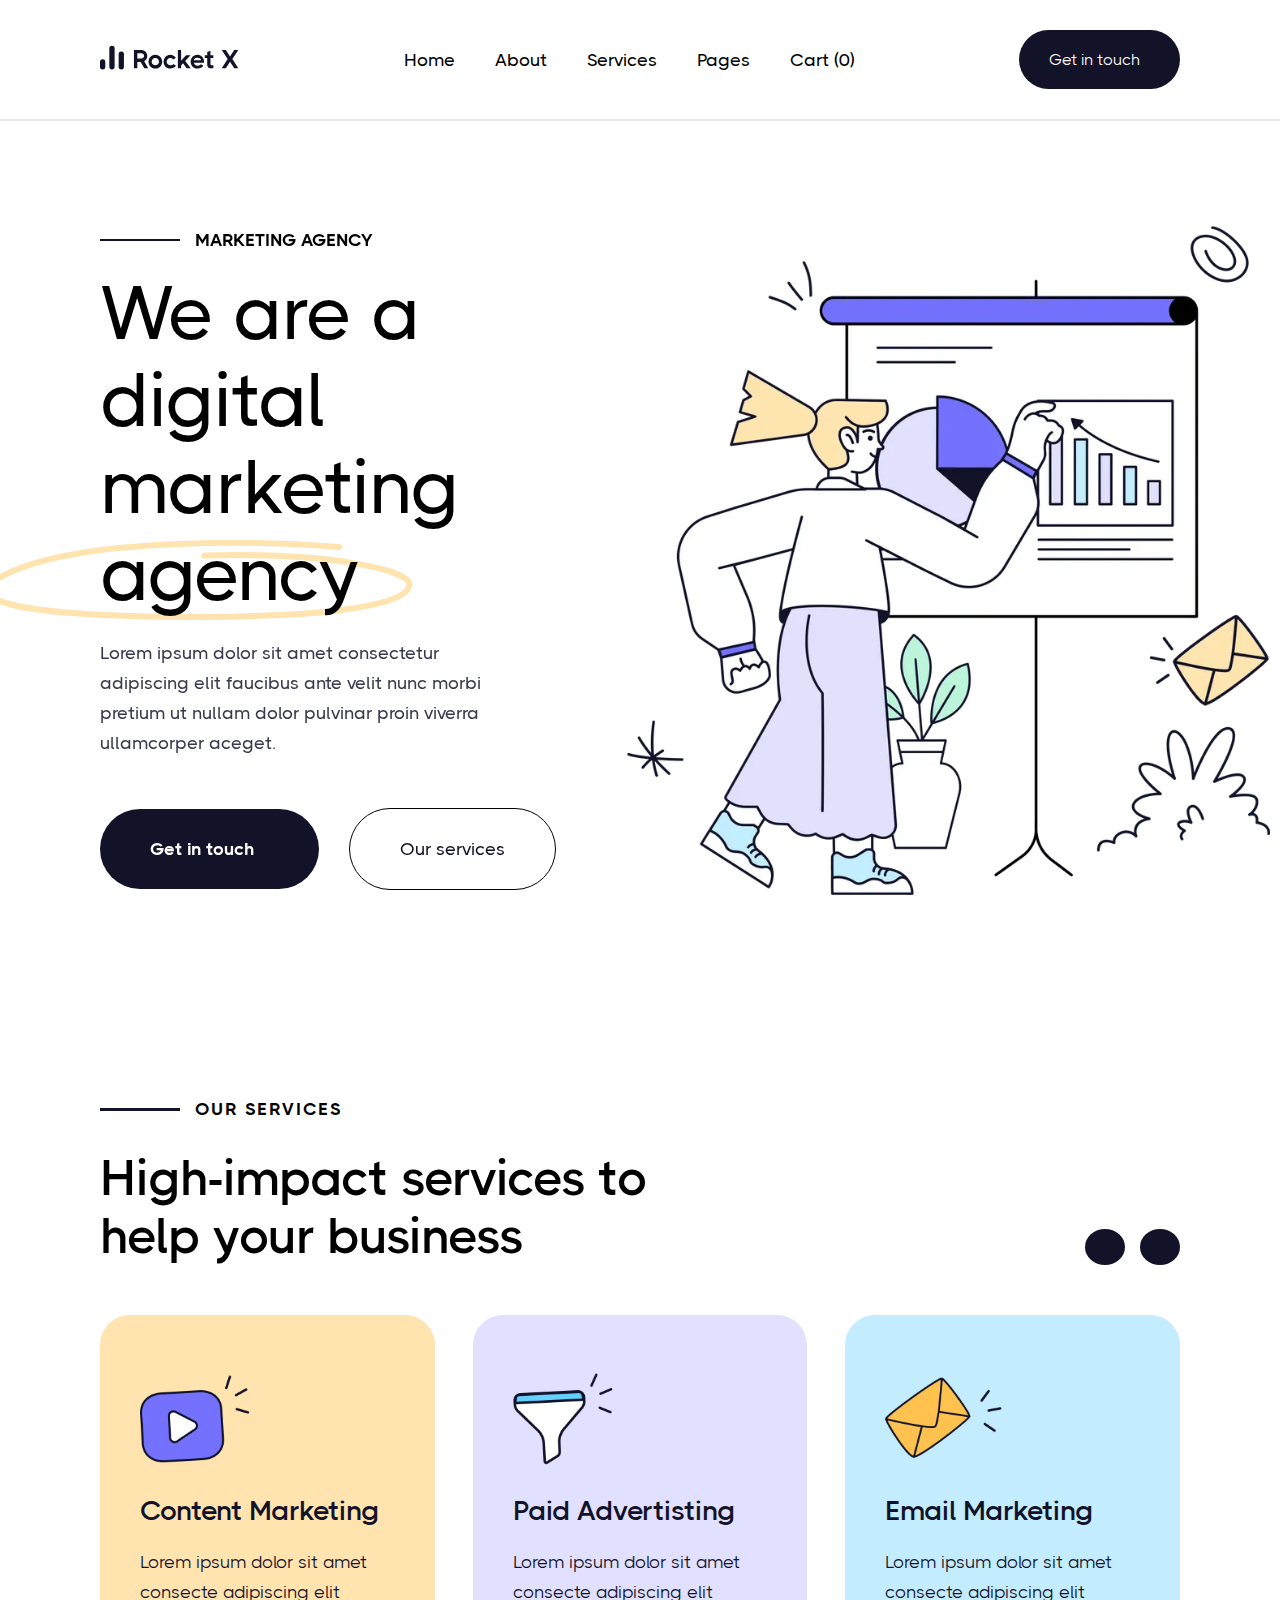
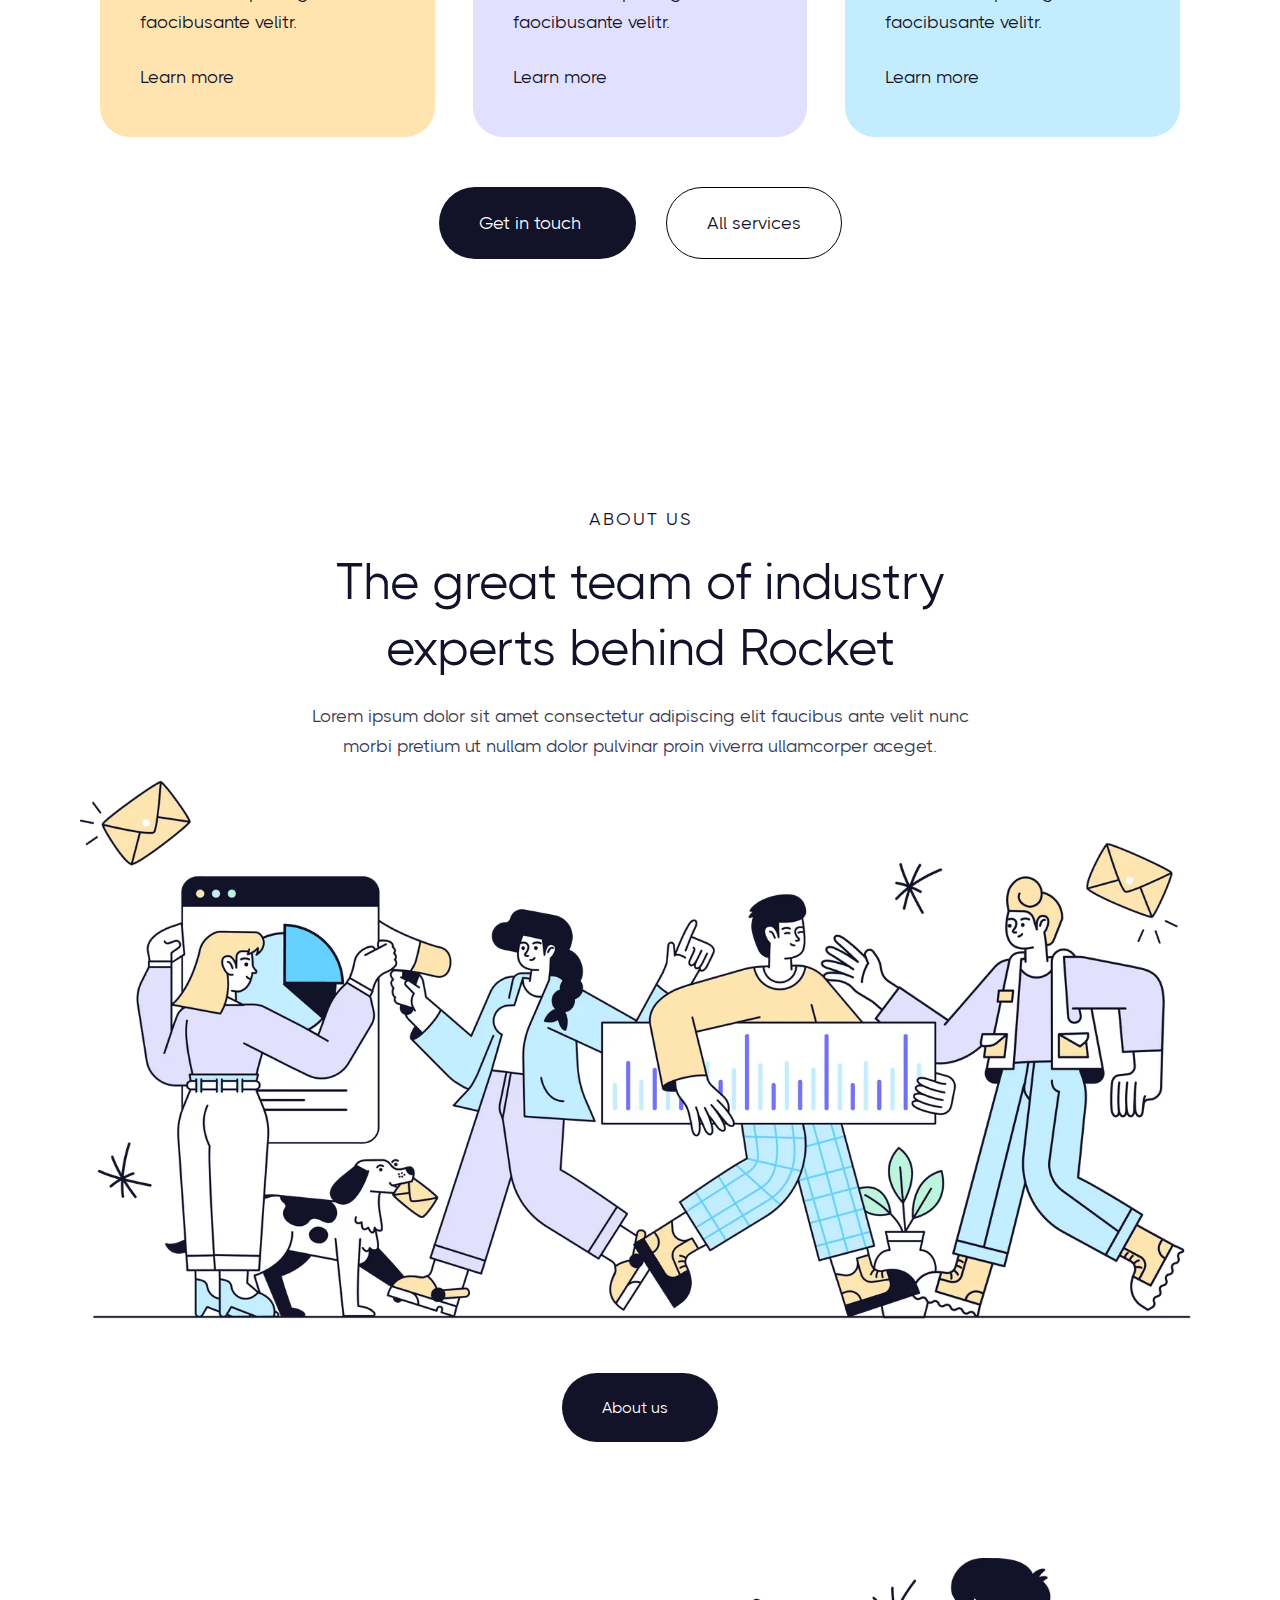
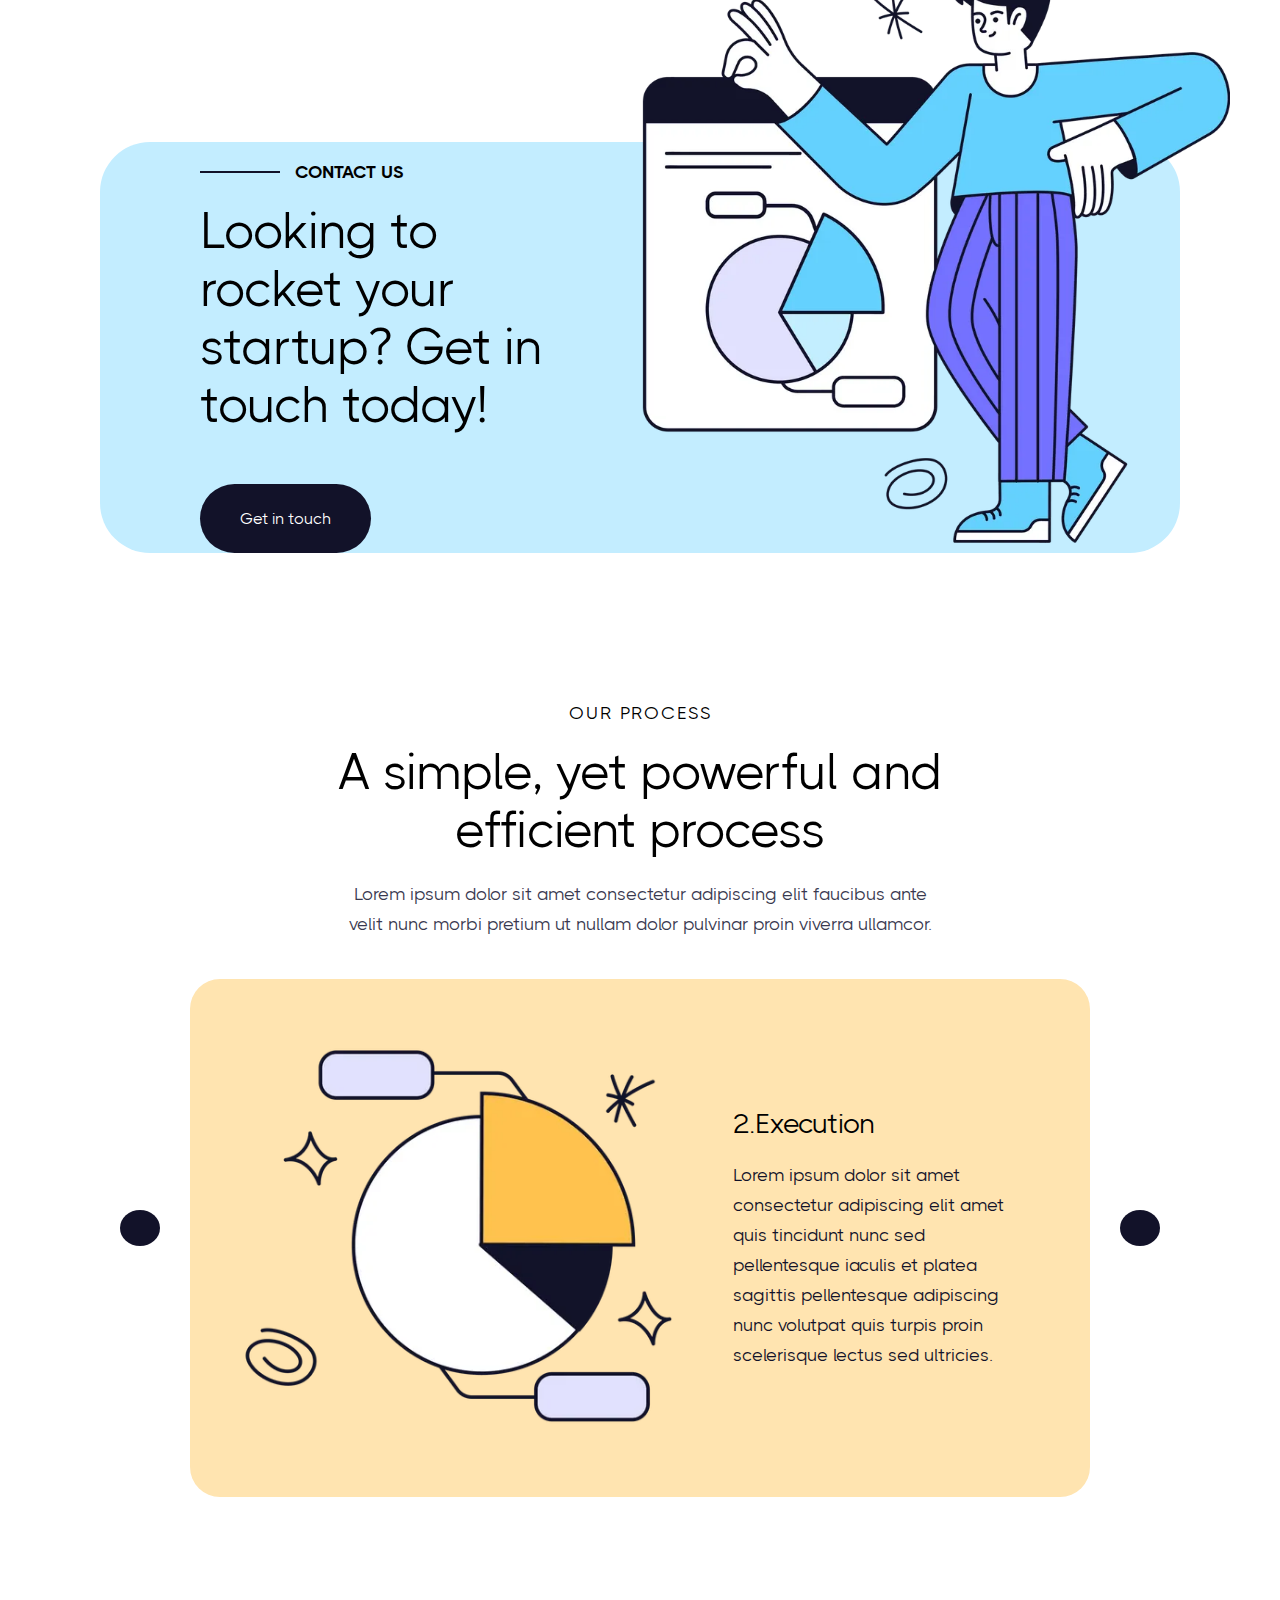
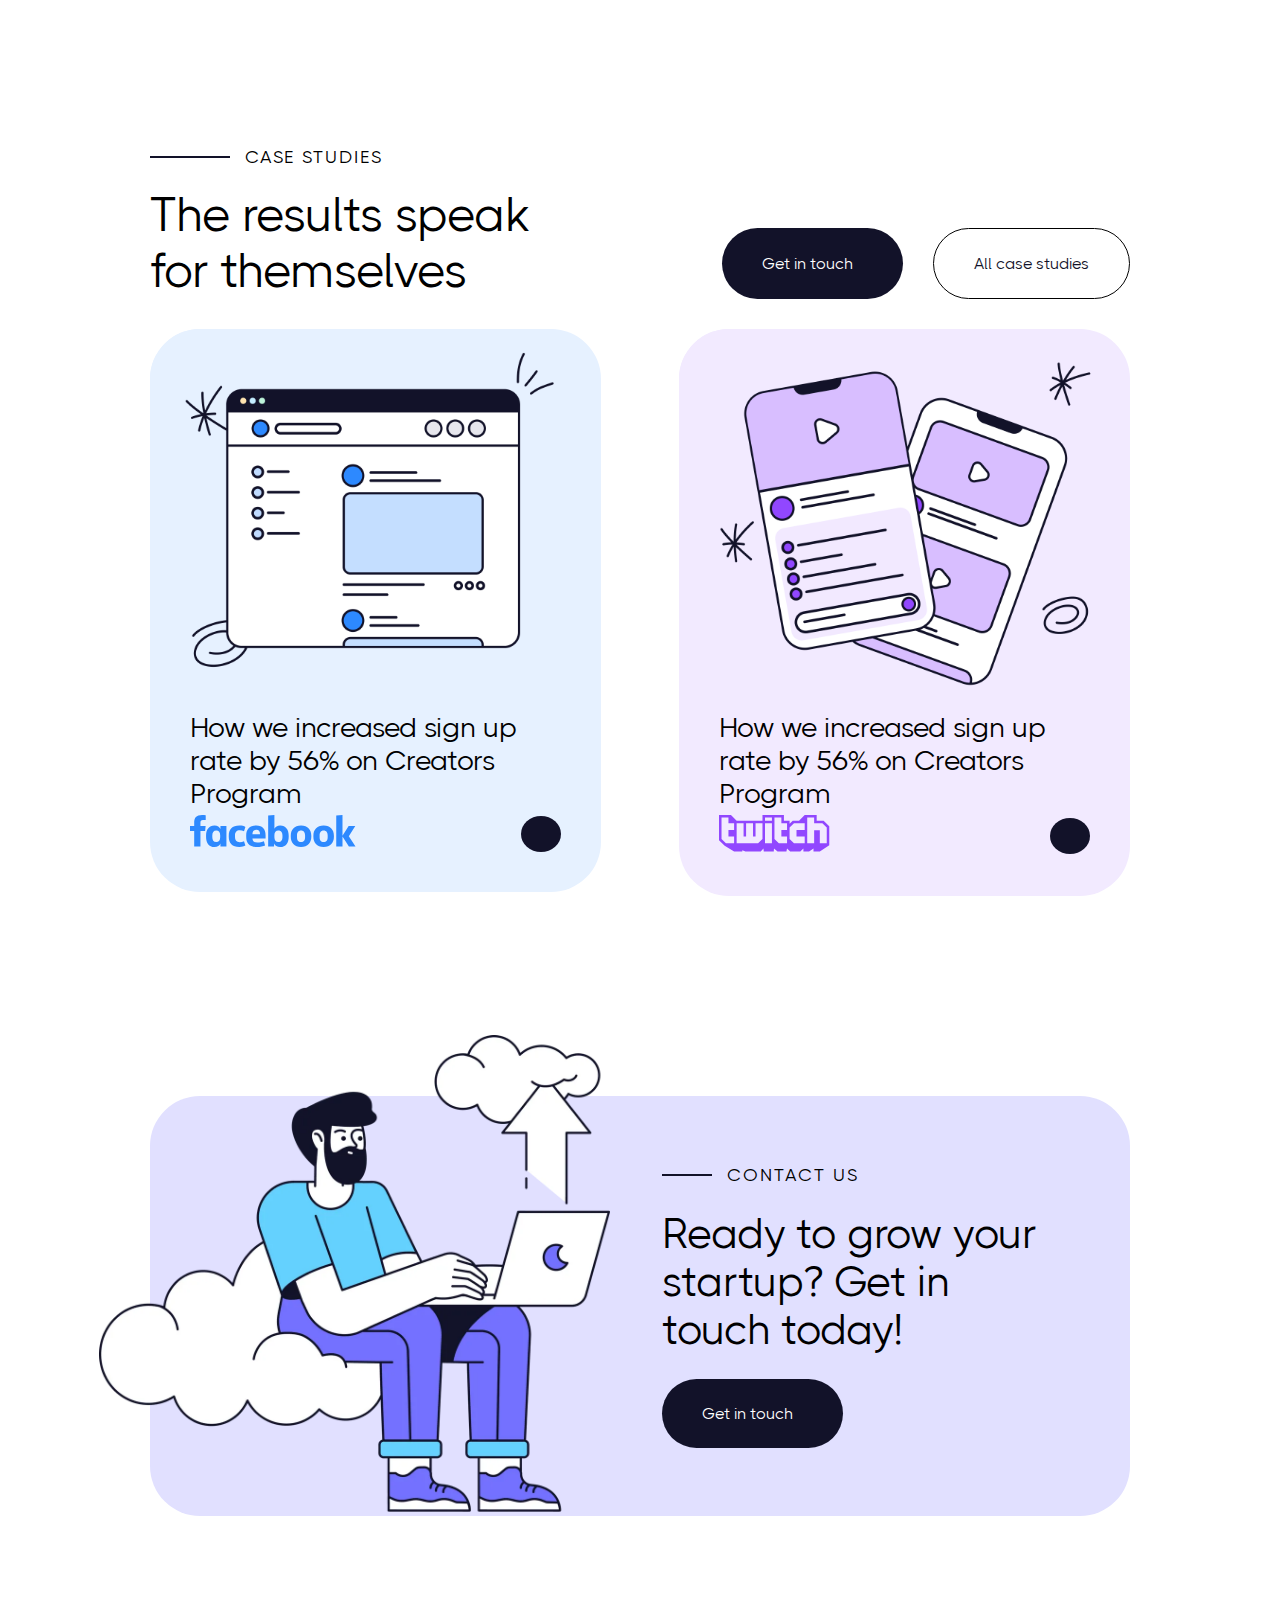
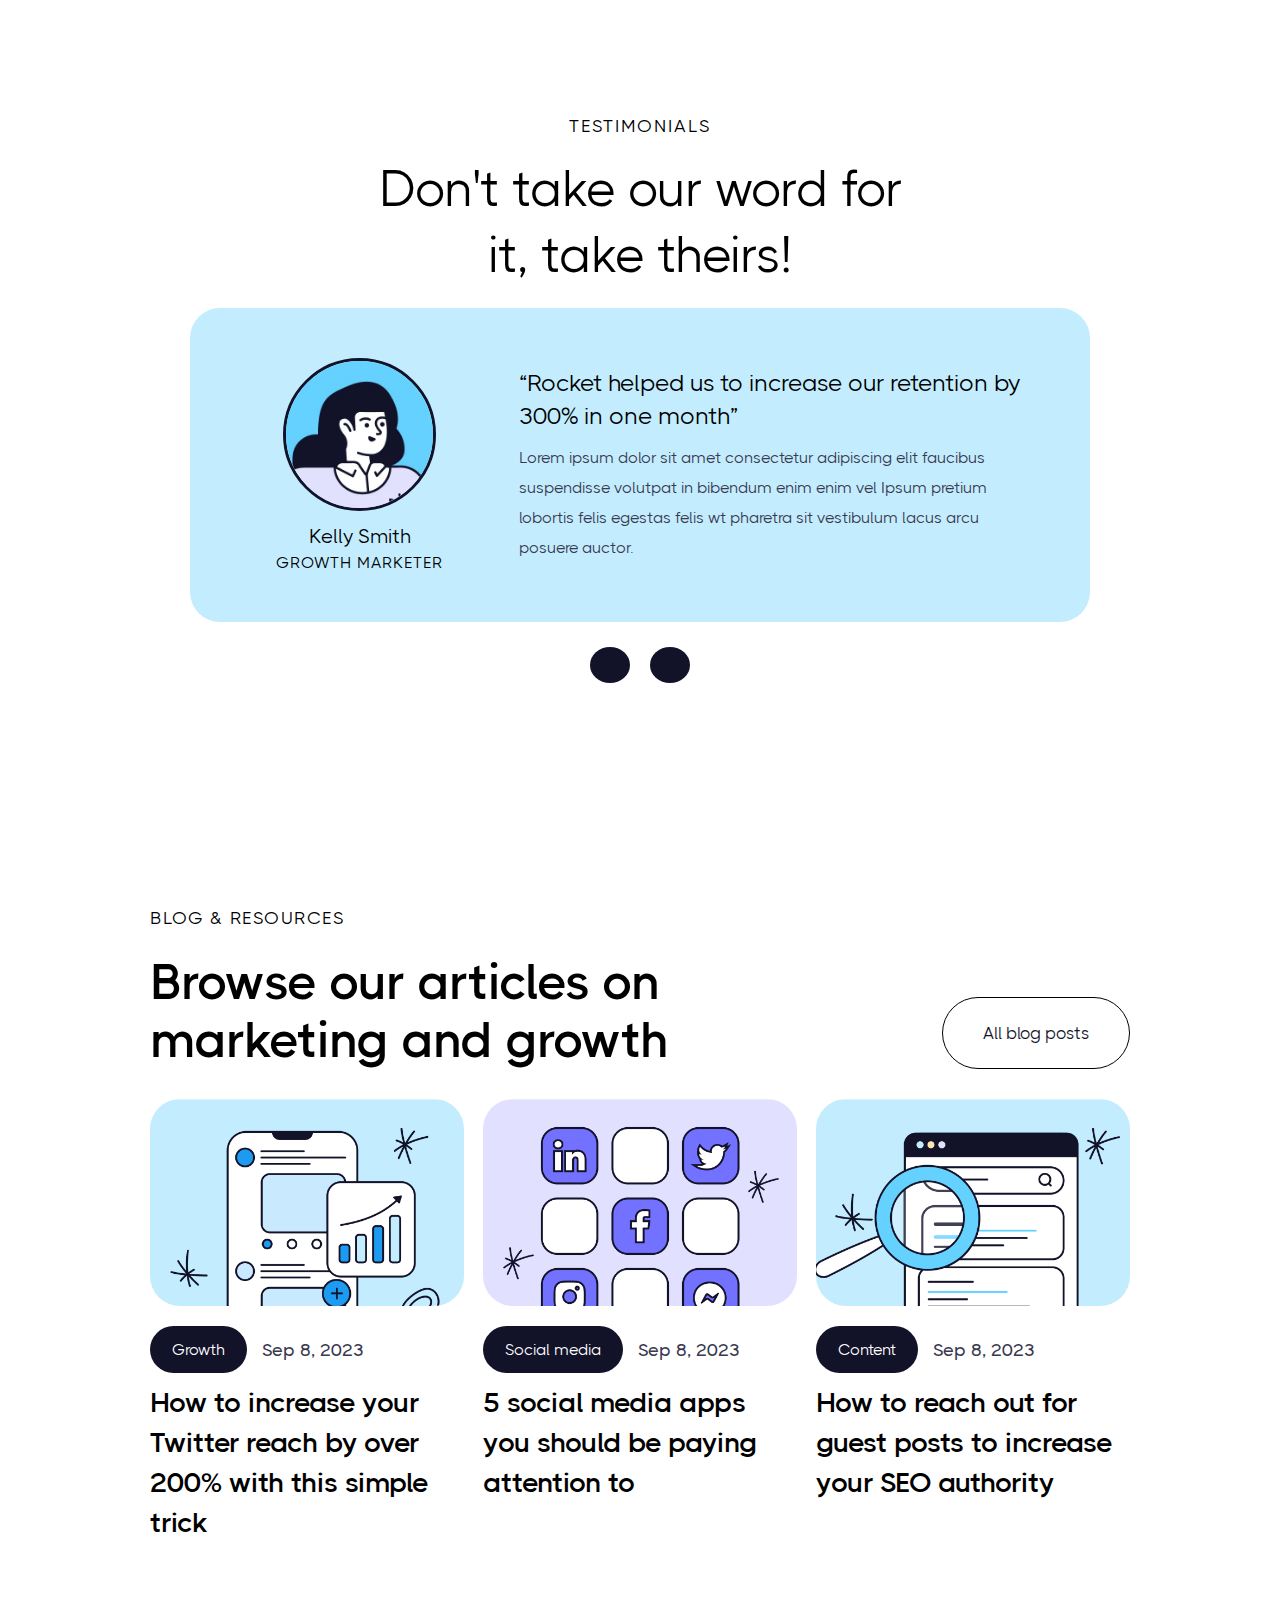
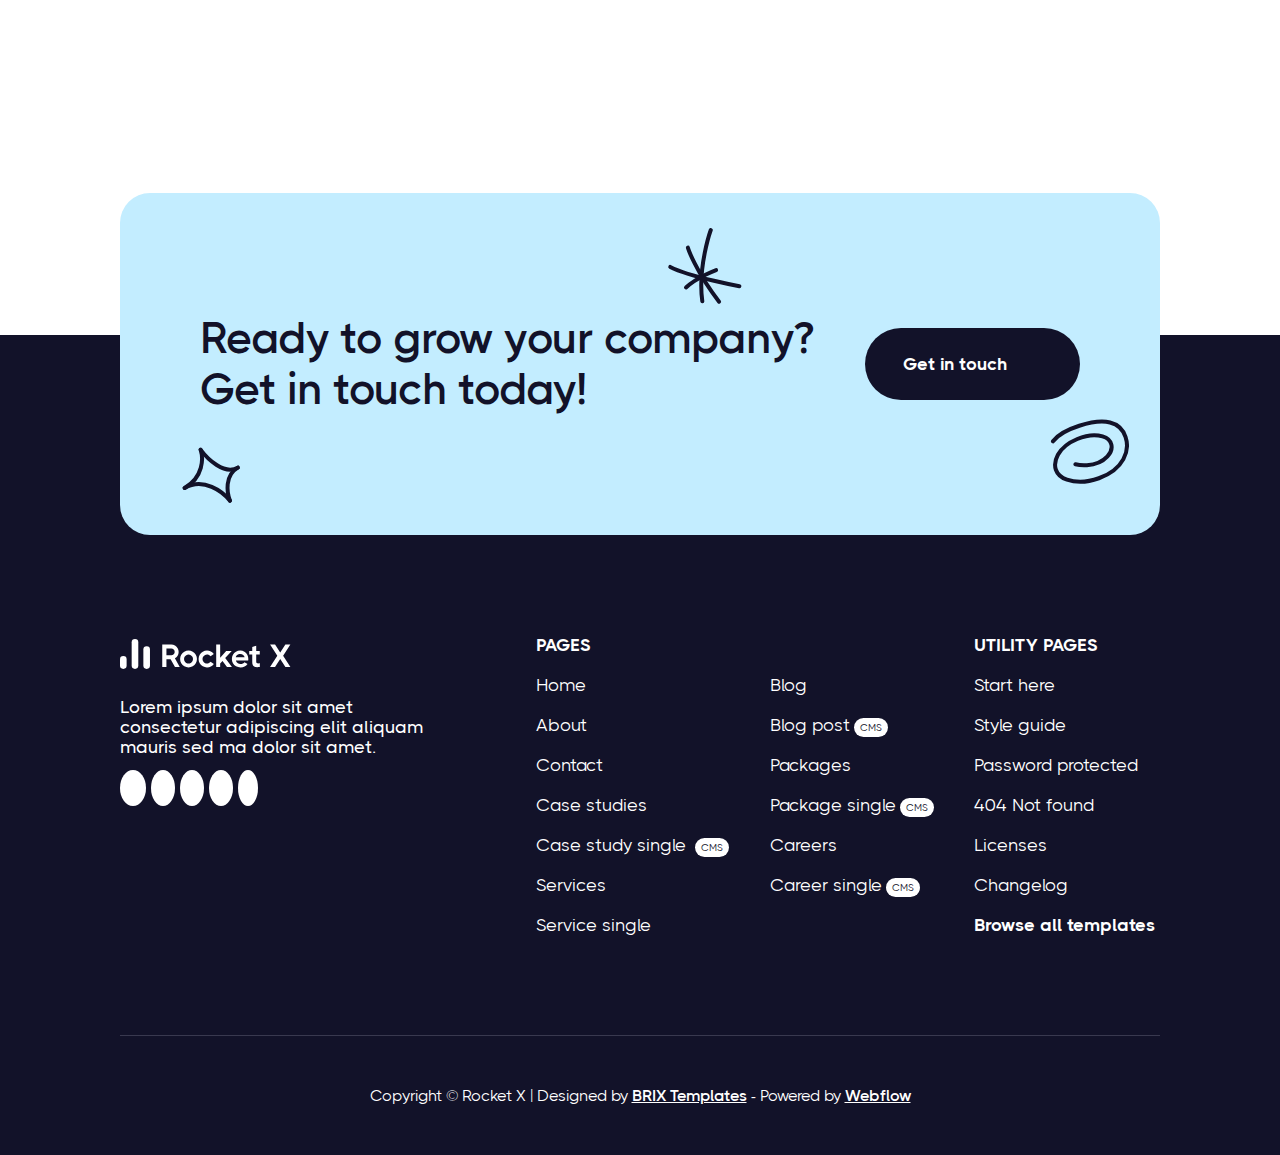
<file: index.html>
<!DOCTYPE html>
<html lang="en">
  <head>
    <meta charset="UTF-8" />
    <meta http-equiv="X-UA-Compatible" content="IE=edge" />
    <meta name="viewport" content="width=device-width, initial-scale=1.0" />
    <link href="https://unpkg.com/aos@2.3.1/dist/aos.css" rel="stylesheet" />
    <link
      rel="stylesheet"
      href="https://cdnjs.cloudflare.com/ajax/libs/font-awesome/6.2.1/css/all.min.css"
      integrity="sha512-MV7K8+y+gLIBoVD59lQIYicR65iaqukzvf/nwasF0nqhPay5w/9lJmVM2hMDcnK1OnMGCdVK+iQrJ7lzPJQd1w=="
      crossorigin="anonymous"
      referrerpolicy="no-referrer"
    />
    <link rel="stylesheet" href="css/main.css" />
    <link rel="stylesheet" href="./fonts/stylesheet.css" />
    <title>Rocket X</title>
  </head>
  <body style="font-family: 'THICCCBOI'">
    <!-- Header section -->
    <div class="container">
      <header class="header">
        <figure class="header-logo">
          <img src="./images/logo.svg" alt="logo" />
        </figure>
        <nav class="navbar">
          <ul class="navbar-items">
            <li class="navbar-items__item">
              <a href="#">Home</a>
            </li>
            <li class="navbar-items__item">
              <a href="#">About</a>
            </li>
            <li class="navbar-items__item">
              <a href="#">Services</a>
            </li>
            <li class="navbar-items__item">
              <a href="#"
                >Pages <span><i class="fa-solid fa-angle-down"></i></span
              ></a>
            </li>
            <li class="navbar-items__item">
              <a href="#">Cart (0)</a>
            </li>
          </ul>
        </nav>
        <a href="#" class="header-btn">
          <span>Get in touch</span>
          <i class="fa fa-arrow-right"></i>
        </a>

        <div class="hamburger-icon">
          <span></span>
          <span></span>
          <span></span>
          <span></span>
        </div>
      </header>
    </div>
    <!-- /Header section -->
    <div class="border"></div>

    <!-- Agency section -->
    <div class="container">
      <section class="agency">
        <div
          class="agency-info"
          data-aos="zoom-in-right"
          data-aos-duration="1000"
        >
          <div class="agency-info__subtitle">
            <span class="subtitle-line"></span>
            <p class="subtitle">MARKETING AGENCY</p>
          </div>
          <div class="agency-info__title">
            We are a digital marketing agency
            <img src="./images/sircle.svg" class="sircl-img" alt="sircl" />
          </div>
          <div class="agency-info__info">
            Lorem ipsum dolor sit amet consectetur adipiscing elit faucibus ante
            velit nunc morbi pretium ut nullam dolor pulvinar proin viverra
            ullamcorper aceget.
          </div>
          <div class="agency-info__btns">
            <a href="#" class="btns-btn1">
              <span>Get in touch</span>
              <i class="fa fa-arrow-right"></i>
            </a>
            <a href="#" class="btns-btn2">Our services</a>
          </div>
        </div>
        <div
          class="agency-banner"
          data-aos="zoom-in-left"
          data-aos-duration="1000"
        >
          <img src="./images/main-banner.webp" alt="banner" />
        </div>
      </section>
    </div>
    <!-- /Agency section -->

    <!-- Services section -->
    <div class="container">
      <section class="services">
        <div class="services-subtitle">
          <span class="services-subtitle__line"></span>
          <p class="ervices-subtitle__name">OUR SERVICES</p>
        </div>
        <div class="services-title__items">
          <p class="services-title">
            High-impact services to <br />
            help your business
          </p>
          <div class="services-title__r-l">
            <i class="fa fa-arrow-left"></i>
            <i class="fa fa-arrow-right"></i>
          </div>
        </div>
        <div class="services-cards">
          <div class="services-card yellow">
            <div class="services-card__image">
              <img src="./images/play.webp" alt="icon img" />
            </div>
            <p class="services-card__title">Content Marketing</p>
            <p class="services-card__info">
              Lorem ipsum dolor sit amet consecte adipiscing elit faocibusante
              velitr.
            </p>
            <a href="#" class="services-card__btn">
              <span>Learn more</span>
              <i class="fa fa-arrow-right"></i>
            </a>
          </div>
          <div class="services-card grey fade-left">
            <div class="services-card__image">
              <img src="./images/movi.webp" alt="icon img" />
            </div>
            <p class="services-card__title">Paid Advertisting</p>
            <p class="services-card__info">
              Lorem ipsum dolor sit amet consecte adipiscing elit faocibusante
              velitr.
            </p>
            <a href="#" class="services-card__btn">
              <span>Learn more</span>
              <i class="fa fa-arrow-right"></i>
            </a>
          </div>
          <div class="services-card blue services-card2 fade-left">
            <div class="services-card__image">
              <img src="./images/massage.webp" alt="icon img" />
            </div>
            <p class="services-card__title">Email Marketing</p>
            <p class="services-card__info">
              Lorem ipsum dolor sit amet consecte adipiscing elit faocibusante
              velitr.
            </p>
            <a href="#" class="services-card__btn">
              <span>Learn more</span>
              <i class="fa fa-arrow-right"></i>
            </a>
          </div>
        </div>
        <div class="services-title__r-l none">
          <i class="fa fa-arrow-left"></i>
          <i class="fa fa-arrow-right"></i>
        </div>
        <div class="services-btns">
          <a href="#" class="services-btn1">
            <span>Get in touch</span>
            <i class="fa fa-arrow-right"></i>
          </a>
          <a href="#" class="services-btn2"> All services </a>
        </div>
      </section>
    </div>
    <div class="container">
      <section class="about">
        <div class="about-subtitle">ABOUT US</div>
        <div class="about-title">
          The great team of industry experts
          <span class="text-nowrap">behind Rocket</span>
        </div>
        <div class="about-info">
          Lorem ipsum dolor sit amet consectetur adipiscing elit faucibus ante
          velit nunc morbi pretium ut nullam dolor pulvinar proin viverra
          <span class="text-nowrap">ullamcorper aceget.</span>
        </div>
        <div class="about-banner">
          <img src="./images/about-banner.webp" alt="banner img" />
        </div>
        <div class="about-btns">
          <a href="#" class="abuot-btn btn">
            <span>About us</span>
            <i class="fa fa-arrow-right"></i>
          </a>
        </div>
      </section>
    </div>
    <div class="container">
      <section class="startup">
        <div class="startup-items">
          <div class="startup-info">
            <div class="startup-info_subtitle">
              <span class="line"></span>
              <p class="subtitle subtitle-name">CONTACT US</p>
            </div>
            <div class="startup-info__title">
              Looking to rocket your startup? Get in touch today!
            </div>
            <a href="#" class="btn-btn btn">
              <span>Get in touch</span>
              <i class="fa fa-arrow-right"></i>
            </a>
          </div>
          <div class="startup-banner">
            <img src="./images/stratup-banner.webp" alt="banner img" />
          </div>
        </div>
      </section>
    </div>
    <!-- /Services section -->

    <!-- Process section -->
    <div class="container">
      <section class="process">
        <div class="process-subtitle">OUR PROCESS</div>
        <div class="process-title">
          A simple, yet powerful and efficient process
        </div>
        <div class="process-info">
          Lorem ipsum dolor sit amet consectetur adipiscing elit faucibus ante
          velit nunc morbi pretium ut nullam dolor pulvinar proin
          <span>viverra ullamcor.</span>
        </div>
        <div class="process-items">
          <div class="process-items__left">
            <i class="fa fa-arrow-left r-l__btn"></i>
          </div>
          <div class="process-items__midle">
            <div class="process-items__midle-banner">
              <img src="./images/process-banner1.webp" alt="banner img" />
            </div>
            <div class="process-items__midle-info">
              <div class="midle-info__title">2.Execution</div>
              <div class="midle-info__info">
                Lorem ipsum dolor sit amet consectetur adipiscing elit amet quis
                tincidunt nunc sed pellentesque iaculis et platea sagittis
                pellentesque adipiscing nunc volutpat quis turpis proin
                scelerisque lectus sed ultricies.
              </div>
            </div>
          </div>
          <div class="process-items__right r-l__btn">
            <i class="fa fa-arrow-right"></i>
          </div>
        </div>

        <div class="services-title__r-l none">
          <i class="fa fa-arrow-left"></i>
          <i class="fa fa-arrow-right"></i>
        </div>
      </section>
    </div>
    <!-- /Process section -->

    <!-- Studies section -->
    <div class="container">
      <section class="studies">
        <div class="title-items">
          <div class="title-item">
            <div class="studies-subtitle__items">
              <span class="studies-subtitle__items-line"></span>
              <p class="studies-subtitle__items__title">CASE STUDIES</p>
            </div>
            <div class="studies-title">
              <span>The results speak</span> for themselves
            </div>
          </div>
          <div class="item__btns">
            <a href="#" class="item-btn1">
              <span>Get in touch</span>
              <i class="fa fa-arrow-right"></i>
            </a>
            <a href="#" class="item-btn2"> All case studies </a>
          </div>
        </div>
        <div class="studies-cards">
          <div class="studies-card">
            <div class="studies-card-banner">
              <img src="./images/studies-img1.png" alt="banner img" />
            </div>
            <div class="studies-card-info">
              How we increased sign up rate by 56% on Creators Program
            </div>
            <div class="studies-card__btn">
              <a href="#" class="partners">
                <img src="./images/studis-faceboock.svg" alt="faceboock" />
              </a>
              <a href="#" class="right-btn">
                <i class="fa fa-arrow-right"></i>
              </a>
            </div>
          </div>
          <div class="studies-card color-pink">
            <div class="studies-card-banner">
              <img src="./images/studies-img2.png" alt="banner img" />
            </div>
            <div class="studies-card-info">
              How we increased sign up rate by 56% on Creators Program
            </div>
            <div class="studies-card__btn">
              <a href="#" class="partners">
                <img src="./images/studies-twitch.svg" alt="faceboock" />
              </a>
              <a href="#" class="right-btn">
                <i class="fa fa-arrow-right"></i>
              </a>
            </div>
          </div>
        </div>
      </section>
    </div>
    <!-- /Studies section -->

    <!-- Contact section -->
    <div class="container">
      <section class="contact">
        <div class="contact-card">
          <div class="contact-card__banner">
            <img src="./images/contact-banner.webp" alt="banner img" />
          </div>
          <div class="contact-card__info">
            <div class="contact-card__info-subtitles">
              <span class="contact-card__info-line"> </span>
              <div class="contact-card__info-subtitle">CONTACT US</div>
            </div>
            <div class="contact-card__info-title">
              Ready to grow your startup? Get in <span>touch today!</span>
            </div>
            <div class="contact-card__info-btn">
              <a href="#" class="item-btn1">
                <span>Get in touch</span>
                <i class="fa fa-arrow-right"></i>
              </a>
            </div>
          </div>
        </div>
      </section>
    </div>
    <!-- /Contact section -->

    <!-- Testimon section -->
    <div class="container">
      <section class="test">
        <div class="test-subtitle">TESTIMONIALS</div>
        <div class="test-title">
          Don't take our word for <span>it, take theirs!</span>
        </div>
        <div class="test-cards">
          <div class="test-card blue">
            <div class="test-card__user">
              <div class="test-card__user-banner">
                <img src="./images/test-img3.webp" alt="card banner" />
              </div>
              <p class="user-name">Kelly Smith</p>
              <p class="user-work">GROWTH MARKETER</p>
            </div>
            <div class="test-card__info">
              <div class="test-card__info-title">
                “Rocket helped us to increase our retention by 300% in one
                month”
              </div>
              <div class="test-card__info-info">
                Lorem ipsum dolor sit amet consectetur adipiscing elit faucibus
                suspendisse volutpat in bibendum enim enim vel Ipsum pretium
                lobortis felis egestas felis wt pharetra sit vestibulum lacus
                arcu <span class="no-wrap">posuere auctor.</span>
              </div>
            </div>
          </div>
          <!-- <div class="test-card yellow">
            <div class="test-card__user">
              <div class="test-card__user-banner">
                <img src="./images/test-img1.webp" alt="card banner" />
              </div>
              <p class="user-name">Sophie Moore</p>
              <p class="user-work">VP OF MARKETING</p>
            </div>
            <div class="test-card__info">
              <div class="test-card__info-title">
                “Rocket helped us to increase our retention by 300% in one
                month”
              </div>
              <div class="test-card__info-info">
                Lorem ipsum dolor sit amet consectetur adipiscing elit faucibus
                suspendisse volutpat in bibendum enim enim vel Ipsum pretium
                lobortis felis egestas felis wt pharetra sit vestibulum lacus
                arcu posuere auctor.
              </div>
            </div>
          </div> -->
        </div>
        <div class="test-btns">
          <i class="fa fa-arrow-left"></i>
          <i class="fa fa-arrow-right"></i>
        </div>
      </section>
    </div>
    <!-- /Testimon section -->

    <!-- Blog section -->
    <div class="container">
      <section class="blog">
        <div class="blog-title-btn">
          <div class="blog-info">
            <div class="blog-subtitle">BLOG & RESOURCES</div>
            <div class="blog-section__title">
              Browse our articles on marketing
              <span class="no-wrap">and growth</span>
            </div>
          </div>
          <div class="blog-btn">
            <a href="#">All blog posts</a>
          </div>
        </div>
        <div class="blog-cards">
          <div class="blog-card">
            <div class="blog-card__img">
              <img src="./images/blog-img1.png" alt="blog img" />
            </div>
            <div class="blog-card__data">
              <a href="#" class="card-data__growth">Growth</a>
              <p class="card-data__data">Sep 8, 2023</p>
            </div>
            <div class="blog-card__info">
              How to increase your Twitter reach by over 200% with this simple
              trick
            </div>
          </div>
          <div class="blog-card">
            <div class="blog-card__img">
              <img src="./images/blog-img2.png" alt="blog img" />
            </div>
            <div class="blog-card__data">
              <a href="#" class="card-data__growth">Social media</a>
              <p class="card-data__data">Sep 8, 2023</p>
            </div>
            <div class="blog-card__info">
              5 social media apps you should be paying attention to
            </div>
          </div>
          <div class="blog-card">
            <div class="blog-card__img">
              <img src="./images/blog-img3.png" alt="blog img" />
            </div>
            <div class="blog-card__data">
              <a href="#" class="card-data__growth">Content</a>
              <p class="card-data__data">Sep 8, 2023</p>
            </div>
            <div class="blog-card__info">
              How to reach out for guest posts to increase your SEO authority
            </div>
          </div>
        </div>
      </section>
    </div>
    <!-- /Blog section -->
    <div class="container">
      <section class="footer-cards">
        <div class="footer-card">
          <div class="footer-card__info">
            Ready to grow your company? Get in
            <span class="no-wrap">touch today!</span>
          </div>
          <div class="footer-card__btn">
            <a href="#">
              <span>Get in touch</span>
              <i class="fa fa-arrow-right"></i>
            </a>
          </div>
          <img src="./images/card-img1.svg" class="img1" alt="icon" />
          <img src="./images/card-img2.svg" class="img2" alt="icon" />
          <img src="./images/card-img3.svg" class="img3" alt="icon" />
        </div>
      </section>
    </div>
    <!-- Footer section -->
    <div class="footer">
      <div class="card-footer"></div>
      <div class="container">
        <div class="footer-items">
          <div class="footer-item1">
            <div class="footer-item1__logo">
              <img src="images/footer-logo.svg" alt="logo img" />
            </div>
            <div class="footer-item1__info">
              Lorem ipsum dolor sit amet consectetur adipiscing elit aliquam
              mauris sed ma dolor <span class="no-wrap">sit amet.</span>
            </div>
            <div class="footer-item1__social-networks">
              <i class="fa-brands fa-facebook-f"></i>
              <i class="fa-brands fa-twitter"></i>
              <i class="fa-brands fa-square-instagram"></i>
              <i class="fa-brands fa-linkedin-in"></i>
              <i class="fa-brands fa-youtube"></i>
            </div>
          </div>
          <div class="footer-item22">
            <ul class="footer-item2__items">
              <li class="footer-item2__item">
                <b class="nav-title" style="margin-bottom: 20px">PAGES</b>
              </li>
              <li class="footer-item2__item">Home</li>
              <li class="footer-item2__item">About</li>
              <li class="footer-item2__item">Contact</li>
              <li class="footer-item2__item">Case studies</li>
              <li class="footer-item2__item">
                Case study single <span class="cms">CMS</span>
              </li>
              <li class="footer-item2__item">Services</li>
              <li class="footer-item2__item">Service single</li>
            </ul>
            <ul class="footer-item2__items m-top">
              <li class="footer-item2__item">Blog</li>
              <li class="footer-item2__item">
                Blog post<span class="cms">CMS</span>
              </li>
              <li class="footer-item2__item">Packages</li>
              <li class="footer-item2__item">
                Package single<span class="cms">CMS</span>
              </li>
              <li class="footer-item2__item">Careers</li>
              <li class="footer-item2__item">
                Career single<span class="cms">CMS</span>
              </li>
            </ul>
            <ul class="footer-item2__items">
              <li class="footer-item2__item">
                <b class="nav-title">UTILITY PAGES</b>
              </li>
              <li class="footer-item2__item">Start here</li>
              <li class="footer-item2__item">Style guide</li>
              <li class="footer-item2__item">Password protected</li>
              <li class="footer-item2__item">404 Not found</li>
              <li class="footer-item2__item">Licenses</li>
              <li class="footer-item2__item">Changelog</li>
              <li class="footer-item2__item footer-btn">
                <a href="#">Browse all templates</a>
                <i class="fa fa-arrow-right"></i>
              </li>
            </ul>
          </div>
        </div>
        <div class="footer-footer">
          <p>
            Copyright © Rocket X | Designed by <a href="#">BRIX Templates</a> -
            Powered by
            <a href="#">Webflow</a>
          </p>
        </div>
      </div>
    </div>
    <!-- /Footer section -->

    <script src="https://unpkg.com/aos@2.3.1/dist/aos.js"></script>
    <script>
      AOS.init();
    </script>
  </body>
</html>
</file>
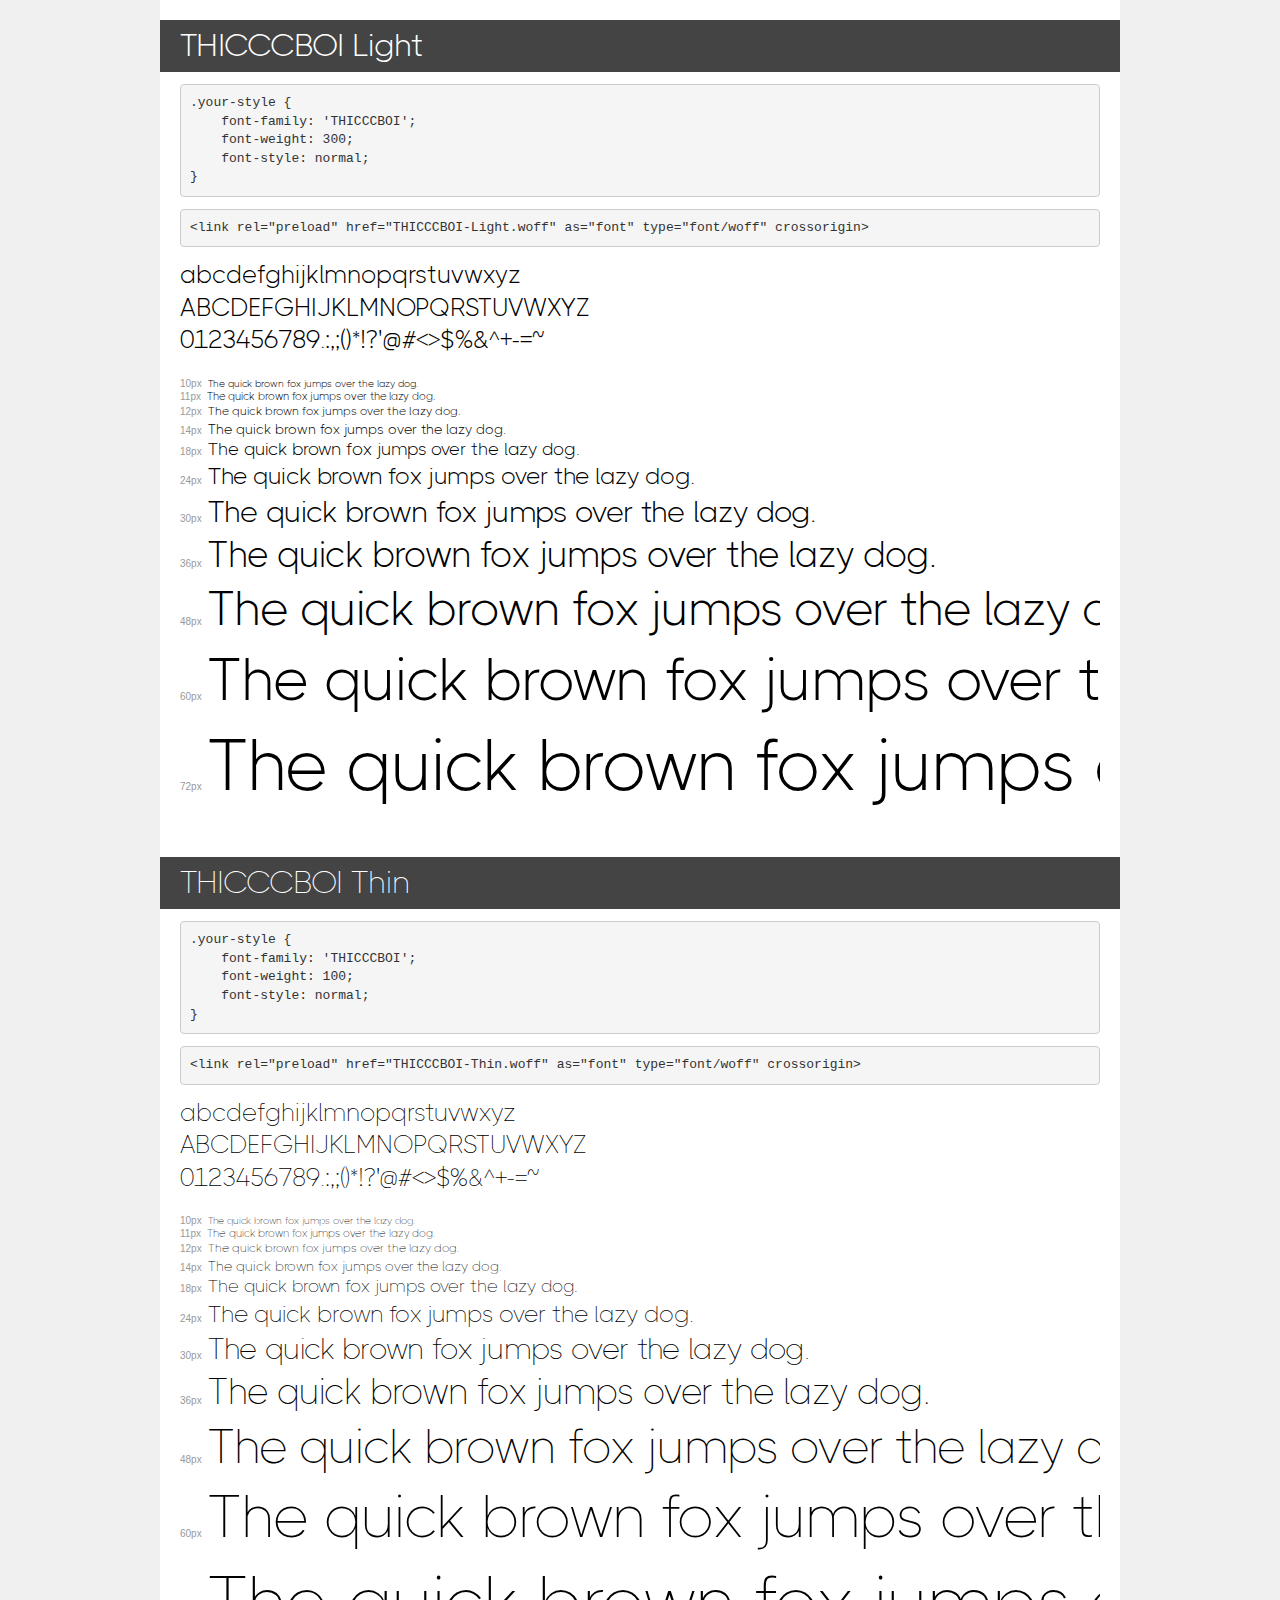
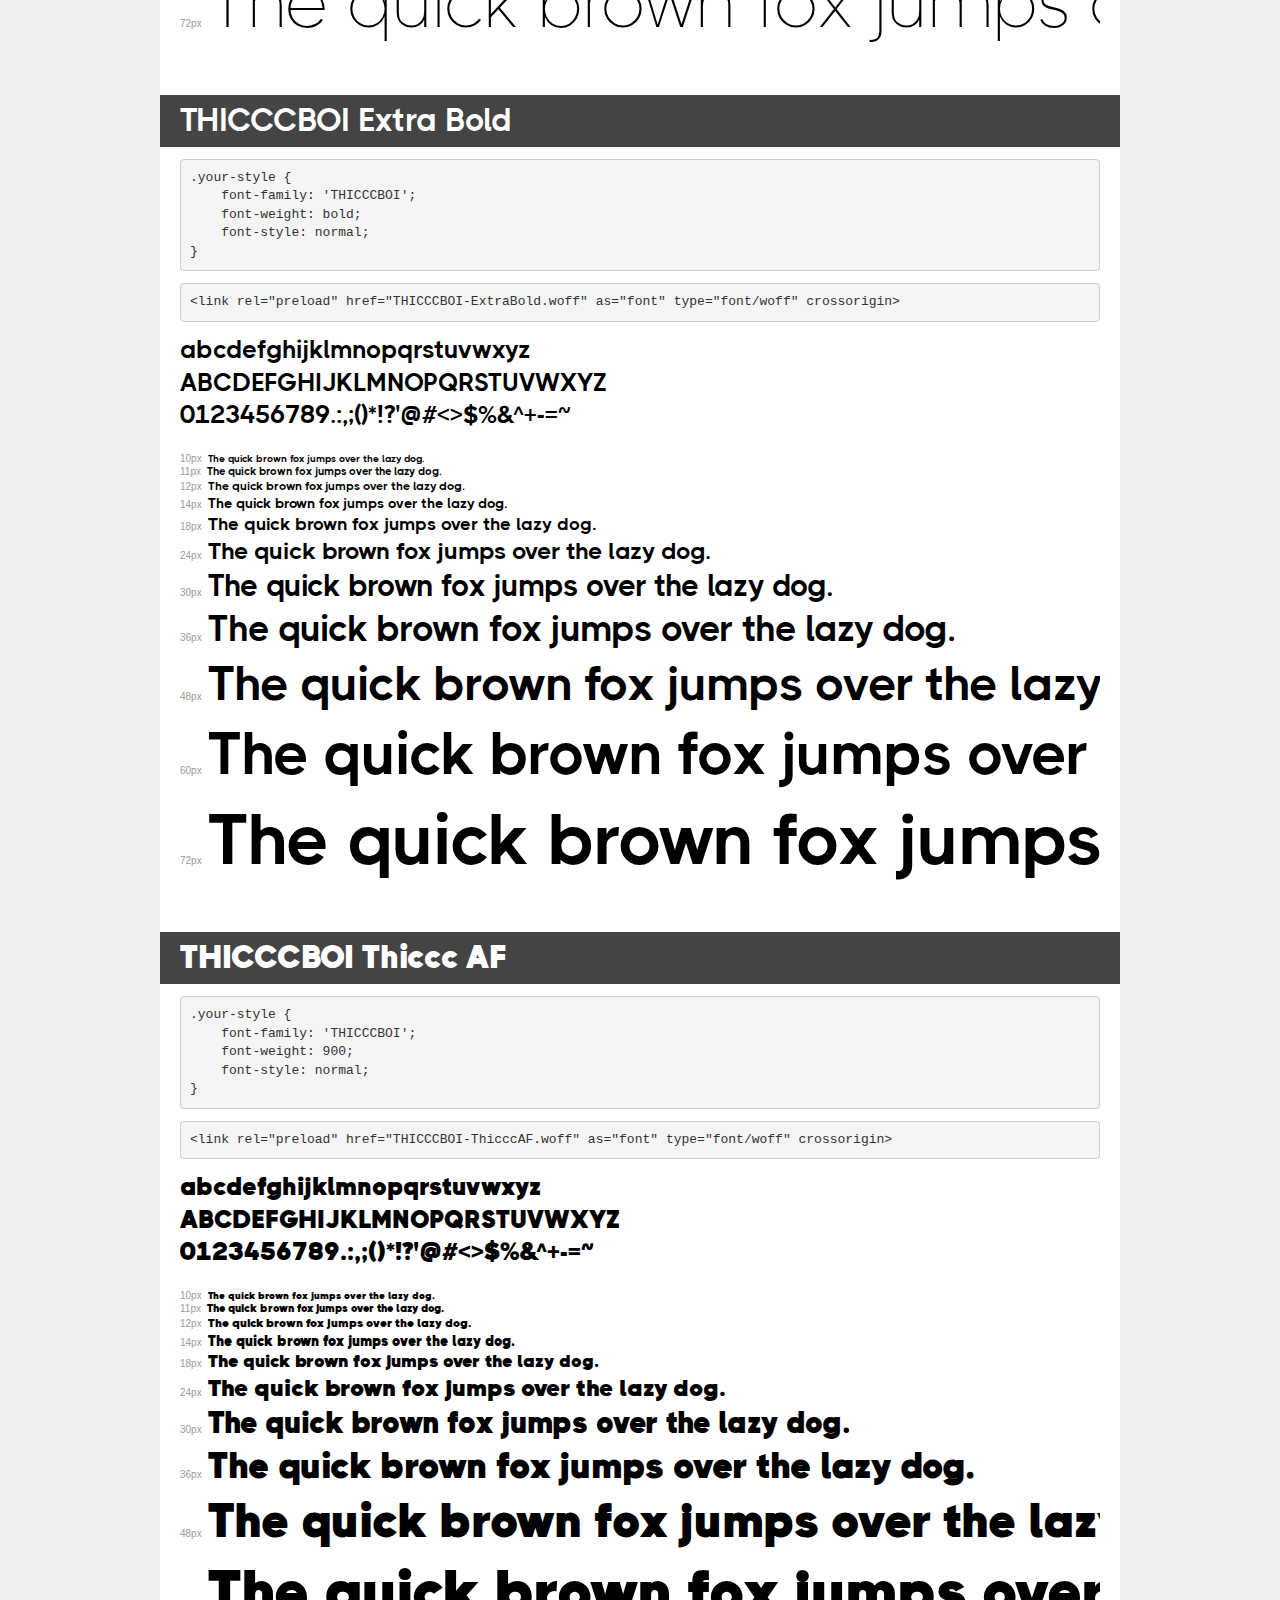
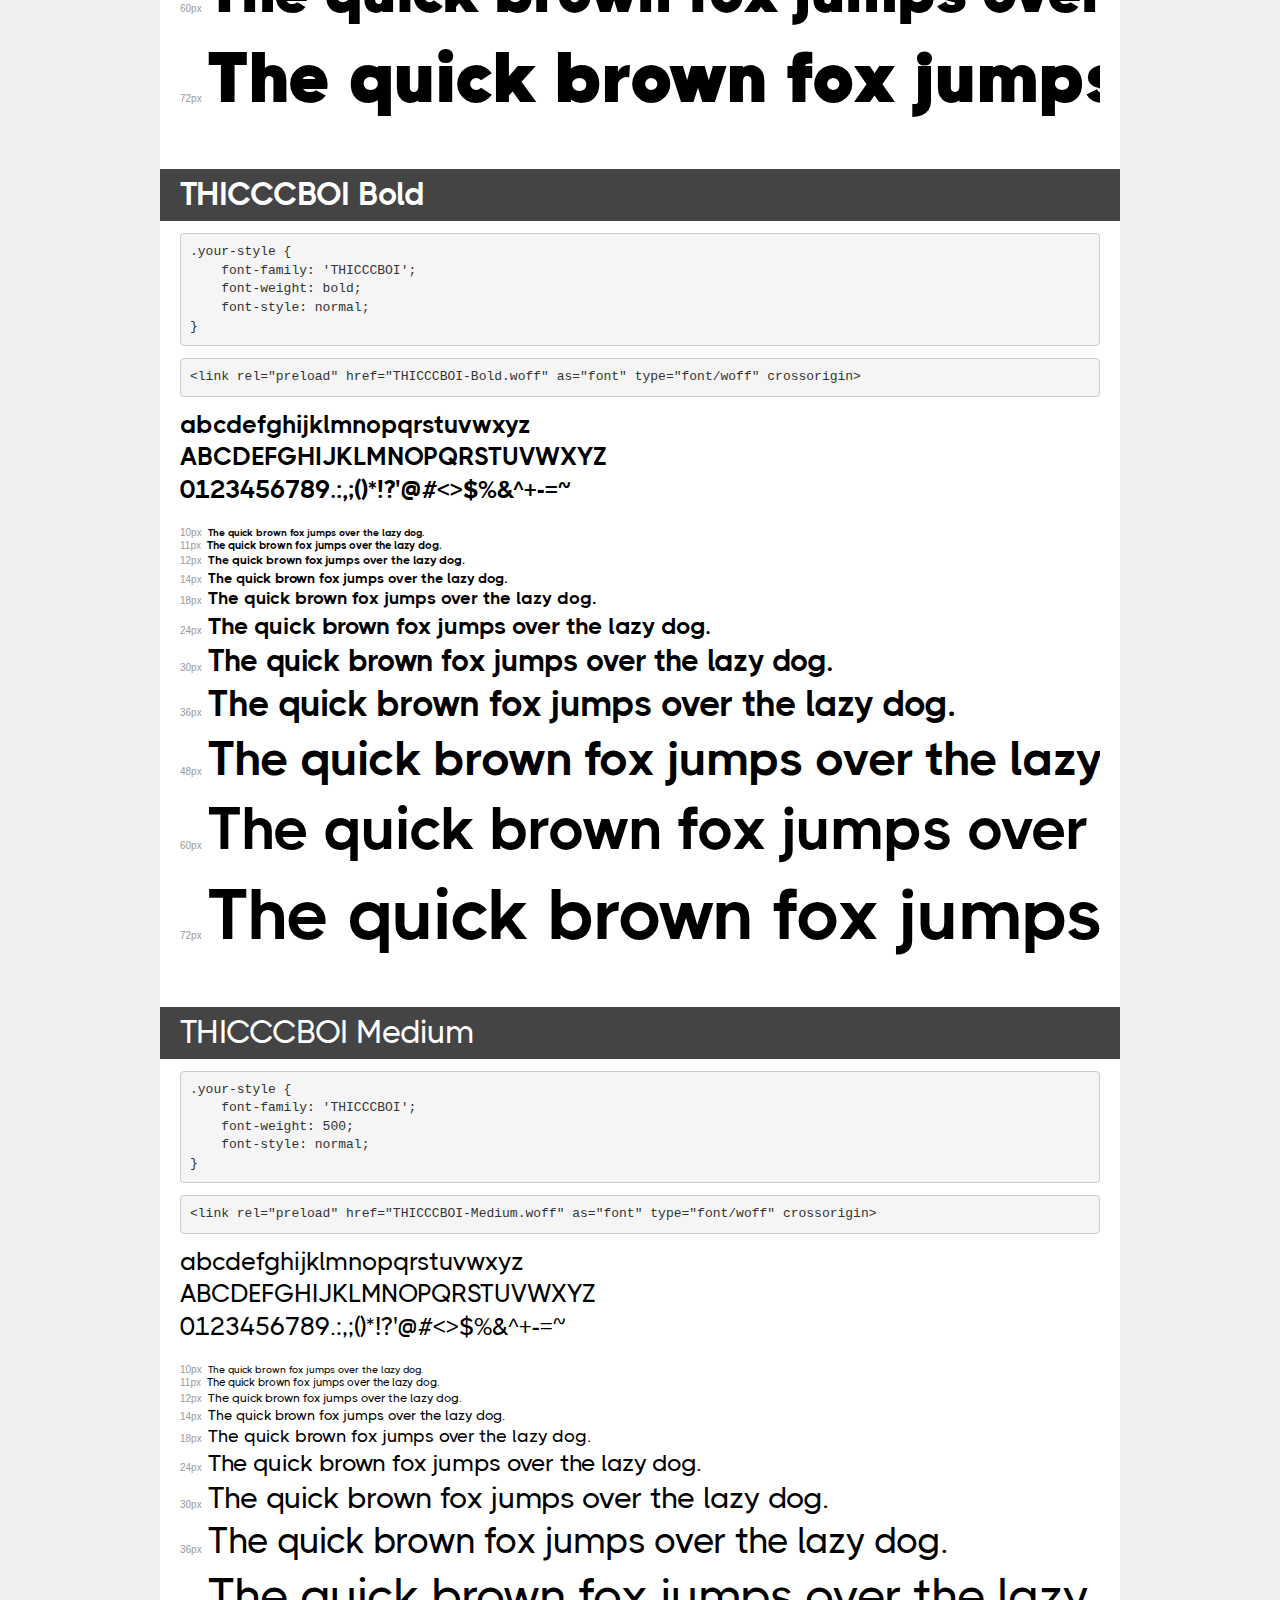
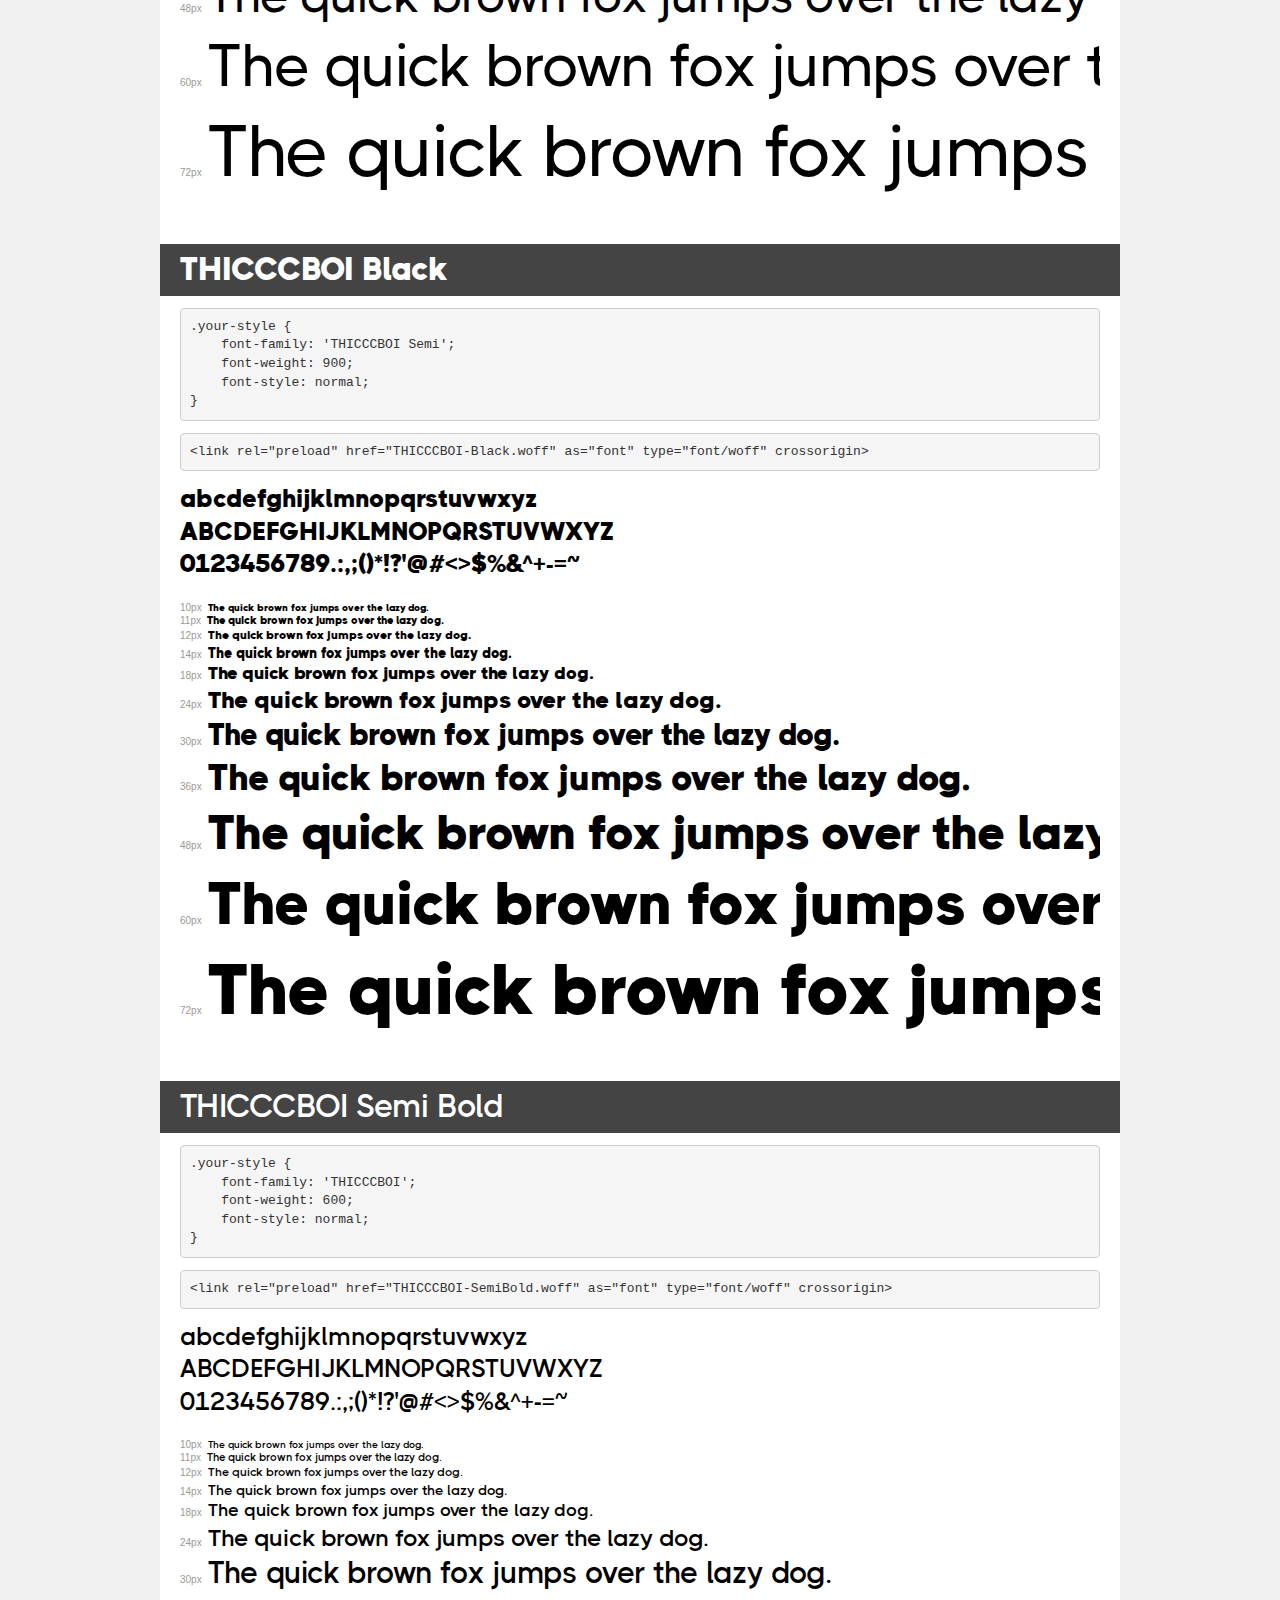
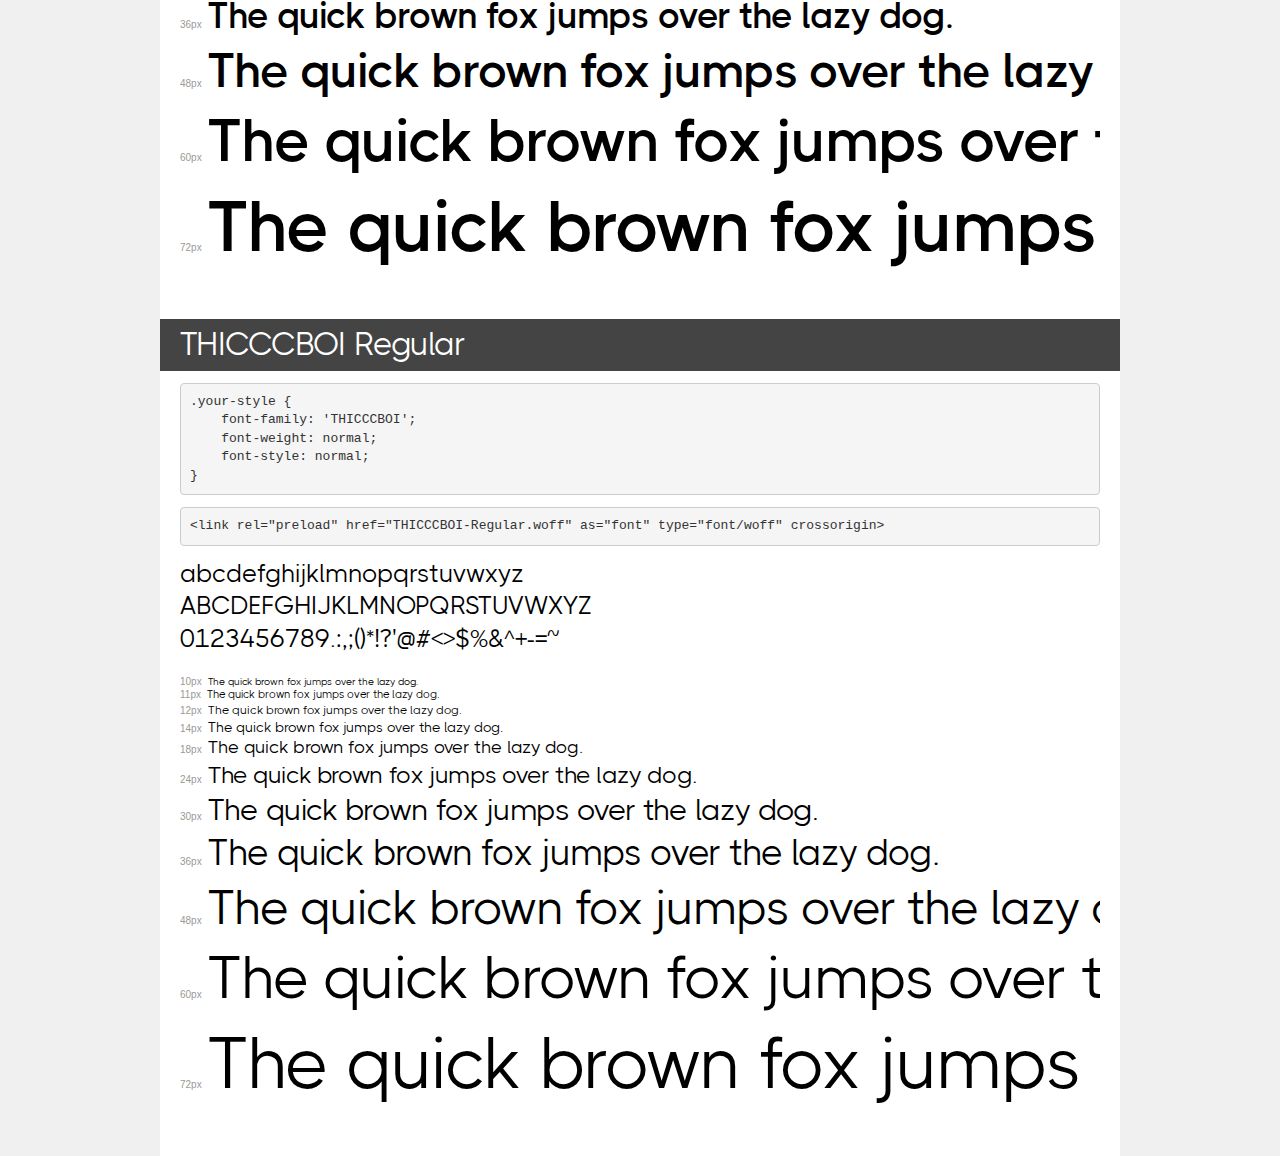
<file: fonts/demo.html>
<!DOCTYPE html>
<html lang="en">
<head>
    <meta charset="utf-8">
    <meta http-equiv="X-UA-Compatible" content="IE=edge">
    <meta name="viewport" content="width=device-width, initial-scale=1">
    <meta name="robots" content="noindex, noarchive">
    <meta name="format-detection" content="telephone=no">
    <title>Transfonter demo</title>
    <link href="stylesheet.css" rel="stylesheet">
    <style>
        /*
        http://meyerweb.com/eric/tools/css/reset/
        v2.0 | 20110126
        License: none (public domain)
        */
        html, body, div, span, applet, object, iframe,
        h1, h2, h3, h4, h5, h6, p, blockquote, pre,
        a, abbr, acronym, address, big, cite, code,
        del, dfn, em, img, ins, kbd, q, s, samp,
        small, strike, strong, sub, sup, tt, var,
        b, u, i, center,
        dl, dt, dd, ol, ul, li,
        fieldset, form, label, legend,
        table, caption, tbody, tfoot, thead, tr, th, td,
        article, aside, canvas, details, embed,
        figure, figcaption, footer, header, hgroup,
        menu, nav, output, ruby, section, summary,
        time, mark, audio, video {
            margin: 0;
            padding: 0;
            border: 0;
            font-size: 100%;
            font: inherit;
            vertical-align: baseline;
        }
        /* HTML5 display-role reset for older browsers */
        article, aside, details, figcaption, figure,
        footer, header, hgroup, menu, nav, section {
            display: block;
        }
        body {
            line-height: 1;
        }
        ol, ul {
            list-style: none;
        }
        blockquote, q {
            quotes: none;
        }
        blockquote:before, blockquote:after,
        q:before, q:after {
            content: '';
            content: none;
        }
        table {
            border-collapse: collapse;
            border-spacing: 0;
        }
        /* demo styles */
        body {
            background: #f0f0f0;
            color: #000;
        }
        .page {
            background: #fff;
            width: 920px;
            margin: 0 auto;
            padding: 20px 20px 0 20px;
            overflow: hidden;
        }
        .font-container {
            overflow-x: auto;
            overflow-y: hidden;
            margin-bottom: 40px;
            line-height: 1.3;
            white-space: nowrap;
            padding-bottom: 5px;
        }
        h1 {
            position: relative;
            background: #444;
            font-size: 32px;
            color: #fff;
            padding: 10px 20px;
            margin: 0 -20px 12px -20px;
        }
        .letters {
            font-size: 25px;
            margin-bottom: 20px;
        }
        .s10:before {
            content: '10px';
        }
        .s11:before {
            content: '11px';
        }
        .s12:before {
            content: '12px';
        }
        .s14:before {
            content: '14px';
        }
        .s18:before {
            content: '18px';
        }
        .s24:before {
            content: '24px';
        }
        .s30:before {
            content: '30px';
        }
        .s36:before {
            content: '36px';
        }
        .s48:before {
            content: '48px';
        }
        .s60:before {
            content: '60px';
        }
        .s72:before {
            content: '72px';
        }
        .s10:before, .s11:before, .s12:before, .s14:before,
        .s18:before, .s24:before, .s30:before, .s36:before,
        .s48:before, .s60:before, .s72:before {
            font-family: Arial, sans-serif;
            font-size: 10px;
            font-weight: normal;
            font-style: normal;
            color: #999;
            padding-right: 6px;
        }
        pre {
            display: block;
            padding: 9px;
            margin: 0 0 12px;
            font-family: Monaco, Menlo, Consolas, "Courier New", monospace;
            font-size: 13px;
            line-height: 1.428571429;
            color: #333;
            font-weight: normal;
            font-style: normal;
            background-color: #f5f5f5;
            border: 1px solid #ccc;
            overflow-x: auto;
            border-radius: 4px;
        }
        /* responsive */
        @media (max-width: 959px) {
            .page {
                width: auto;
                margin: 0;
            }
        }
    </style>
</head>
<body>
<div class="page">
    <div class="demo">
        <h1 style="font-family: 'THICCCBOI'; font-weight: 300; font-style: normal;">THICCCBOI Light</h1>
        <pre title="Usage">.your-style {
    font-family: 'THICCCBOI';
    font-weight: 300;
    font-style: normal;
}</pre>
        <pre title="Preload (optional)">
&lt;link rel=&quot;preload&quot; href=&quot;THICCCBOI-Light.woff&quot; as=&quot;font&quot; type=&quot;font/woff&quot; crossorigin&gt;</pre>
        <div class="font-container" style="font-family: 'THICCCBOI'; font-weight: 300; font-style: normal;">
            <p class="letters">
                abcdefghijklmnopqrstuvwxyz<br>
ABCDEFGHIJKLMNOPQRSTUVWXYZ<br>
                0123456789.:,;()*!?'@#&lt;&gt;$%&^+-=~
            </p>
            <p class="s10" style="font-size: 10px;">The quick brown fox jumps over the lazy dog.</p>
            <p class="s11" style="font-size: 11px;">The quick brown fox jumps over the lazy dog.</p>
            <p class="s12" style="font-size: 12px;">The quick brown fox jumps over the lazy dog.</p>
            <p class="s14" style="font-size: 14px;">The quick brown fox jumps over the lazy dog.</p>
            <p class="s18" style="font-size: 18px;">The quick brown fox jumps over the lazy dog.</p>
            <p class="s24" style="font-size: 24px;">The quick brown fox jumps over the lazy dog.</p>
            <p class="s30" style="font-size: 30px;">The quick brown fox jumps over the lazy dog.</p>
            <p class="s36" style="font-size: 36px;">The quick brown fox jumps over the lazy dog.</p>
            <p class="s48" style="font-size: 48px;">The quick brown fox jumps over the lazy dog.</p>
            <p class="s60" style="font-size: 60px;">The quick brown fox jumps over the lazy dog.</p>
            <p class="s72" style="font-size: 72px;">The quick brown fox jumps over the lazy dog.</p>
        </div>
    </div>

    <div class="demo">
        <h1 style="font-family: 'THICCCBOI'; font-weight: 100; font-style: normal;">THICCCBOI Thin</h1>
        <pre title="Usage">.your-style {
    font-family: 'THICCCBOI';
    font-weight: 100;
    font-style: normal;
}</pre>
        <pre title="Preload (optional)">
&lt;link rel=&quot;preload&quot; href=&quot;THICCCBOI-Thin.woff&quot; as=&quot;font&quot; type=&quot;font/woff&quot; crossorigin&gt;</pre>
        <div class="font-container" style="font-family: 'THICCCBOI'; font-weight: 100; font-style: normal;">
            <p class="letters">
                abcdefghijklmnopqrstuvwxyz<br>
ABCDEFGHIJKLMNOPQRSTUVWXYZ<br>
                0123456789.:,;()*!?'@#&lt;&gt;$%&^+-=~
            </p>
            <p class="s10" style="font-size: 10px;">The quick brown fox jumps over the lazy dog.</p>
            <p class="s11" style="font-size: 11px;">The quick brown fox jumps over the lazy dog.</p>
            <p class="s12" style="font-size: 12px;">The quick brown fox jumps over the lazy dog.</p>
            <p class="s14" style="font-size: 14px;">The quick brown fox jumps over the lazy dog.</p>
            <p class="s18" style="font-size: 18px;">The quick brown fox jumps over the lazy dog.</p>
            <p class="s24" style="font-size: 24px;">The quick brown fox jumps over the lazy dog.</p>
            <p class="s30" style="font-size: 30px;">The quick brown fox jumps over the lazy dog.</p>
            <p class="s36" style="font-size: 36px;">The quick brown fox jumps over the lazy dog.</p>
            <p class="s48" style="font-size: 48px;">The quick brown fox jumps over the lazy dog.</p>
            <p class="s60" style="font-size: 60px;">The quick brown fox jumps over the lazy dog.</p>
            <p class="s72" style="font-size: 72px;">The quick brown fox jumps over the lazy dog.</p>
        </div>
    </div>

    <div class="demo">
        <h1 style="font-family: 'THICCCBOI'; font-weight: bold; font-style: normal;">THICCCBOI Extra Bold</h1>
        <pre title="Usage">.your-style {
    font-family: 'THICCCBOI';
    font-weight: bold;
    font-style: normal;
}</pre>
        <pre title="Preload (optional)">
&lt;link rel=&quot;preload&quot; href=&quot;THICCCBOI-ExtraBold.woff&quot; as=&quot;font&quot; type=&quot;font/woff&quot; crossorigin&gt;</pre>
        <div class="font-container" style="font-family: 'THICCCBOI'; font-weight: bold; font-style: normal;">
            <p class="letters">
                abcdefghijklmnopqrstuvwxyz<br>
ABCDEFGHIJKLMNOPQRSTUVWXYZ<br>
                0123456789.:,;()*!?'@#&lt;&gt;$%&^+-=~
            </p>
            <p class="s10" style="font-size: 10px;">The quick brown fox jumps over the lazy dog.</p>
            <p class="s11" style="font-size: 11px;">The quick brown fox jumps over the lazy dog.</p>
            <p class="s12" style="font-size: 12px;">The quick brown fox jumps over the lazy dog.</p>
            <p class="s14" style="font-size: 14px;">The quick brown fox jumps over the lazy dog.</p>
            <p class="s18" style="font-size: 18px;">The quick brown fox jumps over the lazy dog.</p>
            <p class="s24" style="font-size: 24px;">The quick brown fox jumps over the lazy dog.</p>
            <p class="s30" style="font-size: 30px;">The quick brown fox jumps over the lazy dog.</p>
            <p class="s36" style="font-size: 36px;">The quick brown fox jumps over the lazy dog.</p>
            <p class="s48" style="font-size: 48px;">The quick brown fox jumps over the lazy dog.</p>
            <p class="s60" style="font-size: 60px;">The quick brown fox jumps over the lazy dog.</p>
            <p class="s72" style="font-size: 72px;">The quick brown fox jumps over the lazy dog.</p>
        </div>
    </div>

    <div class="demo">
        <h1 style="font-family: 'THICCCBOI'; font-weight: 900; font-style: normal;">THICCCBOI Thiccc AF</h1>
        <pre title="Usage">.your-style {
    font-family: 'THICCCBOI';
    font-weight: 900;
    font-style: normal;
}</pre>
        <pre title="Preload (optional)">
&lt;link rel=&quot;preload&quot; href=&quot;THICCCBOI-ThicccAF.woff&quot; as=&quot;font&quot; type=&quot;font/woff&quot; crossorigin&gt;</pre>
        <div class="font-container" style="font-family: 'THICCCBOI'; font-weight: 900; font-style: normal;">
            <p class="letters">
                abcdefghijklmnopqrstuvwxyz<br>
ABCDEFGHIJKLMNOPQRSTUVWXYZ<br>
                0123456789.:,;()*!?'@#&lt;&gt;$%&^+-=~
            </p>
            <p class="s10" style="font-size: 10px;">The quick brown fox jumps over the lazy dog.</p>
            <p class="s11" style="font-size: 11px;">The quick brown fox jumps over the lazy dog.</p>
            <p class="s12" style="font-size: 12px;">The quick brown fox jumps over the lazy dog.</p>
            <p class="s14" style="font-size: 14px;">The quick brown fox jumps over the lazy dog.</p>
            <p class="s18" style="font-size: 18px;">The quick brown fox jumps over the lazy dog.</p>
            <p class="s24" style="font-size: 24px;">The quick brown fox jumps over the lazy dog.</p>
            <p class="s30" style="font-size: 30px;">The quick brown fox jumps over the lazy dog.</p>
            <p class="s36" style="font-size: 36px;">The quick brown fox jumps over the lazy dog.</p>
            <p class="s48" style="font-size: 48px;">The quick brown fox jumps over the lazy dog.</p>
            <p class="s60" style="font-size: 60px;">The quick brown fox jumps over the lazy dog.</p>
            <p class="s72" style="font-size: 72px;">The quick brown fox jumps over the lazy dog.</p>
        </div>
    </div>

    <div class="demo">
        <h1 style="font-family: 'THICCCBOI'; font-weight: bold; font-style: normal;">THICCCBOI Bold</h1>
        <pre title="Usage">.your-style {
    font-family: 'THICCCBOI';
    font-weight: bold;
    font-style: normal;
}</pre>
        <pre title="Preload (optional)">
&lt;link rel=&quot;preload&quot; href=&quot;THICCCBOI-Bold.woff&quot; as=&quot;font&quot; type=&quot;font/woff&quot; crossorigin&gt;</pre>
        <div class="font-container" style="font-family: 'THICCCBOI'; font-weight: bold; font-style: normal;">
            <p class="letters">
                abcdefghijklmnopqrstuvwxyz<br>
ABCDEFGHIJKLMNOPQRSTUVWXYZ<br>
                0123456789.:,;()*!?'@#&lt;&gt;$%&^+-=~
            </p>
            <p class="s10" style="font-size: 10px;">The quick brown fox jumps over the lazy dog.</p>
            <p class="s11" style="font-size: 11px;">The quick brown fox jumps over the lazy dog.</p>
            <p class="s12" style="font-size: 12px;">The quick brown fox jumps over the lazy dog.</p>
            <p class="s14" style="font-size: 14px;">The quick brown fox jumps over the lazy dog.</p>
            <p class="s18" style="font-size: 18px;">The quick brown fox jumps over the lazy dog.</p>
            <p class="s24" style="font-size: 24px;">The quick brown fox jumps over the lazy dog.</p>
            <p class="s30" style="font-size: 30px;">The quick brown fox jumps over the lazy dog.</p>
            <p class="s36" style="font-size: 36px;">The quick brown fox jumps over the lazy dog.</p>
            <p class="s48" style="font-size: 48px;">The quick brown fox jumps over the lazy dog.</p>
            <p class="s60" style="font-size: 60px;">The quick brown fox jumps over the lazy dog.</p>
            <p class="s72" style="font-size: 72px;">The quick brown fox jumps over the lazy dog.</p>
        </div>
    </div>

    <div class="demo">
        <h1 style="font-family: 'THICCCBOI'; font-weight: 500; font-style: normal;">THICCCBOI Medium</h1>
        <pre title="Usage">.your-style {
    font-family: 'THICCCBOI';
    font-weight: 500;
    font-style: normal;
}</pre>
        <pre title="Preload (optional)">
&lt;link rel=&quot;preload&quot; href=&quot;THICCCBOI-Medium.woff&quot; as=&quot;font&quot; type=&quot;font/woff&quot; crossorigin&gt;</pre>
        <div class="font-container" style="font-family: 'THICCCBOI'; font-weight: 500; font-style: normal;">
            <p class="letters">
                abcdefghijklmnopqrstuvwxyz<br>
ABCDEFGHIJKLMNOPQRSTUVWXYZ<br>
                0123456789.:,;()*!?'@#&lt;&gt;$%&^+-=~
            </p>
            <p class="s10" style="font-size: 10px;">The quick brown fox jumps over the lazy dog.</p>
            <p class="s11" style="font-size: 11px;">The quick brown fox jumps over the lazy dog.</p>
            <p class="s12" style="font-size: 12px;">The quick brown fox jumps over the lazy dog.</p>
            <p class="s14" style="font-size: 14px;">The quick brown fox jumps over the lazy dog.</p>
            <p class="s18" style="font-size: 18px;">The quick brown fox jumps over the lazy dog.</p>
            <p class="s24" style="font-size: 24px;">The quick brown fox jumps over the lazy dog.</p>
            <p class="s30" style="font-size: 30px;">The quick brown fox jumps over the lazy dog.</p>
            <p class="s36" style="font-size: 36px;">The quick brown fox jumps over the lazy dog.</p>
            <p class="s48" style="font-size: 48px;">The quick brown fox jumps over the lazy dog.</p>
            <p class="s60" style="font-size: 60px;">The quick brown fox jumps over the lazy dog.</p>
            <p class="s72" style="font-size: 72px;">The quick brown fox jumps over the lazy dog.</p>
        </div>
    </div>

    <div class="demo">
        <h1 style="font-family: 'THICCCBOI Semi'; font-weight: 900; font-style: normal;">THICCCBOI Black</h1>
        <pre title="Usage">.your-style {
    font-family: 'THICCCBOI Semi';
    font-weight: 900;
    font-style: normal;
}</pre>
        <pre title="Preload (optional)">
&lt;link rel=&quot;preload&quot; href=&quot;THICCCBOI-Black.woff&quot; as=&quot;font&quot; type=&quot;font/woff&quot; crossorigin&gt;</pre>
        <div class="font-container" style="font-family: 'THICCCBOI Semi'; font-weight: 900; font-style: normal;">
            <p class="letters">
                abcdefghijklmnopqrstuvwxyz<br>
ABCDEFGHIJKLMNOPQRSTUVWXYZ<br>
                0123456789.:,;()*!?'@#&lt;&gt;$%&^+-=~
            </p>
            <p class="s10" style="font-size: 10px;">The quick brown fox jumps over the lazy dog.</p>
            <p class="s11" style="font-size: 11px;">The quick brown fox jumps over the lazy dog.</p>
            <p class="s12" style="font-size: 12px;">The quick brown fox jumps over the lazy dog.</p>
            <p class="s14" style="font-size: 14px;">The quick brown fox jumps over the lazy dog.</p>
            <p class="s18" style="font-size: 18px;">The quick brown fox jumps over the lazy dog.</p>
            <p class="s24" style="font-size: 24px;">The quick brown fox jumps over the lazy dog.</p>
            <p class="s30" style="font-size: 30px;">The quick brown fox jumps over the lazy dog.</p>
            <p class="s36" style="font-size: 36px;">The quick brown fox jumps over the lazy dog.</p>
            <p class="s48" style="font-size: 48px;">The quick brown fox jumps over the lazy dog.</p>
            <p class="s60" style="font-size: 60px;">The quick brown fox jumps over the lazy dog.</p>
            <p class="s72" style="font-size: 72px;">The quick brown fox jumps over the lazy dog.</p>
        </div>
    </div>

    <div class="demo">
        <h1 style="font-family: 'THICCCBOI'; font-weight: 600; font-style: normal;">THICCCBOI Semi Bold</h1>
        <pre title="Usage">.your-style {
    font-family: 'THICCCBOI';
    font-weight: 600;
    font-style: normal;
}</pre>
        <pre title="Preload (optional)">
&lt;link rel=&quot;preload&quot; href=&quot;THICCCBOI-SemiBold.woff&quot; as=&quot;font&quot; type=&quot;font/woff&quot; crossorigin&gt;</pre>
        <div class="font-container" style="font-family: 'THICCCBOI'; font-weight: 600; font-style: normal;">
            <p class="letters">
                abcdefghijklmnopqrstuvwxyz<br>
ABCDEFGHIJKLMNOPQRSTUVWXYZ<br>
                0123456789.:,;()*!?'@#&lt;&gt;$%&^+-=~
            </p>
            <p class="s10" style="font-size: 10px;">The quick brown fox jumps over the lazy dog.</p>
            <p class="s11" style="font-size: 11px;">The quick brown fox jumps over the lazy dog.</p>
            <p class="s12" style="font-size: 12px;">The quick brown fox jumps over the lazy dog.</p>
            <p class="s14" style="font-size: 14px;">The quick brown fox jumps over the lazy dog.</p>
            <p class="s18" style="font-size: 18px;">The quick brown fox jumps over the lazy dog.</p>
            <p class="s24" style="font-size: 24px;">The quick brown fox jumps over the lazy dog.</p>
            <p class="s30" style="font-size: 30px;">The quick brown fox jumps over the lazy dog.</p>
            <p class="s36" style="font-size: 36px;">The quick brown fox jumps over the lazy dog.</p>
            <p class="s48" style="font-size: 48px;">The quick brown fox jumps over the lazy dog.</p>
            <p class="s60" style="font-size: 60px;">The quick brown fox jumps over the lazy dog.</p>
            <p class="s72" style="font-size: 72px;">The quick brown fox jumps over the lazy dog.</p>
        </div>
    </div>

    <div class="demo">
        <h1 style="font-family: 'THICCCBOI'; font-weight: normal; font-style: normal;">THICCCBOI Regular</h1>
        <pre title="Usage">.your-style {
    font-family: 'THICCCBOI';
    font-weight: normal;
    font-style: normal;
}</pre>
        <pre title="Preload (optional)">
&lt;link rel=&quot;preload&quot; href=&quot;THICCCBOI-Regular.woff&quot; as=&quot;font&quot; type=&quot;font/woff&quot; crossorigin&gt;</pre>
        <div class="font-container" style="font-family: 'THICCCBOI'; font-weight: normal; font-style: normal;">
            <p class="letters">
                abcdefghijklmnopqrstuvwxyz<br>
ABCDEFGHIJKLMNOPQRSTUVWXYZ<br>
                0123456789.:,;()*!?'@#&lt;&gt;$%&^+-=~
            </p>
            <p class="s10" style="font-size: 10px;">The quick brown fox jumps over the lazy dog.</p>
            <p class="s11" style="font-size: 11px;">The quick brown fox jumps over the lazy dog.</p>
            <p class="s12" style="font-size: 12px;">The quick brown fox jumps over the lazy dog.</p>
            <p class="s14" style="font-size: 14px;">The quick brown fox jumps over the lazy dog.</p>
            <p class="s18" style="font-size: 18px;">The quick brown fox jumps over the lazy dog.</p>
            <p class="s24" style="font-size: 24px;">The quick brown fox jumps over the lazy dog.</p>
            <p class="s30" style="font-size: 30px;">The quick brown fox jumps over the lazy dog.</p>
            <p class="s36" style="font-size: 36px;">The quick brown fox jumps over the lazy dog.</p>
            <p class="s48" style="font-size: 48px;">The quick brown fox jumps over the lazy dog.</p>
            <p class="s60" style="font-size: 60px;">The quick brown fox jumps over the lazy dog.</p>
            <p class="s72" style="font-size: 72px;">The quick brown fox jumps over the lazy dog.</p>
        </div>
    </div>

</div>
</body>
</html>
</file>
<file: css/main.css>
/* Core sytles */
* {
  padding: 0;
  margin: 0;
  box-sizing: border-box;
  transition: 0.2s;
  font-family: "THICCCBOI";
}

.container {
  max-width: 1500px;
  margin: 0 auto;
}

/* Header styles */
.header {
  width: 100%;
  padding: 30px 100px;
  display: flex;
  justify-content: space-between;
  align-items: center;
}

.navbar-items {
  list-style: none;
  display: flex;
  gap: 40px;
}

.navbar-items__item a {
  font-size: 18px;
  text-decoration: none;
  font-weight: 500;
  color: black;
}

.navbar-items__item:hover a {
  color: #7371ff;
}

.header-btn {
  display: flex;
  gap: 10px;
  align-items: center;
  background-color: rgb(18, 18, 41);
  color: #ffffff;
  text-decoration: none;
  padding: 20px 30px;
  border-radius: 50px;
}

.header-btn:hover {
  background-color: #7371ff;
  transform: translateY(-8px);
}

.header-btn:hover i {
  transform: translateX(8px);
}

.hamburger-icon {
  display: none;
  flex-direction: column;
  gap: 5px;
  cursor: pointer;
}

.hamburger-icon span {
  width: 40px;
  height: 4px;
  border-radius: 20px;
  background-color: black;
}

.hamburger-icon:hover span {
  background-color: #7371ff;
}

.border {
  border: 1px solid #e6e6ed;
}

/* Agency sytyles */
.agency {
  padding: 100px 10px 100px 100px;
  display: flex;
  justify-content: space-between;
  align-items: center;
  position: relative;
  overflow: hidden;
}

.agency-info {
  width: 48%;
}

.agency-info__subtitle {
  display: flex;
  align-items: center;
  gap: 15px;
}

.subtitle {
  font-size: 18px;
  font-weight: 700;
}

.subtitle-line {
  display: inline-block;
  width: 80px;
  height: 2px;
  background-color: #121229;
}

.agency-info__title {
  margin-top: 20px;
  font-size: 76px;
  font-weight: 500;
  position: relative;
}

.sircl-img {
  position: absolute;
  right: 40%;
  bottom: -2px;
  z-index: -1;
}

.agency-info__info {
  width: 80%;
  margin-top: 20px;
  font-size: 18px;
  font-weight: 500;
  color: #39394f;
  line-height: 30px;
}

.agency-info__btns {
  display: flex;
  gap: 30px;
  align-items: center;
  margin-top: 50px;
}

.btns-btn1 {
  padding: 30px 50px;
  background-color: #121229;
  border-radius: 50px;
  display: flex;
  align-items: center;
  gap: 15px;
  text-decoration: none;
  color: #ffffff;
  font-size: 18px;
  font-weight: 700;
}

.btns-btn1:hover {
  background-color: #7371ff;
  transform: translateY(-5px);
}

.btns-btn1:hover i {
  transform: translateX(10px);
}

.btns-btn2 {
  display: inline-block;
  text-decoration: none;
  color: #121229;
  font-size: 18px;
  font-weight: 500;
  padding: 30px 50px;
  border-radius: 50px;
  border: 1px solid black;
}

.btns-btn2:hover {
  background-color: #e1e0ff;
  transform: translateY(-5px);
}

.agency-banner {
  width: 700px;
}

.agency-banner img {
  width: 100%;
}

/* Services sytles */
.services {
  padding: 100px 0;
}

.services-subtitle {
  padding: 0 100px;
  display: flex;
  align-items: center;
  gap: 15px;
}

.ervices-subtitle__name {
  font-size: 18px;
  font-weight: 700;
  letter-spacing: 2px;
}

.services-subtitle__line,
.line {
  width: 80px;
  height: 2.5px;
  background-color: #121229;
  display: inline-block;
}

.services-title__items {
  margin-top: 30px;
  padding: 0 100px;
  display: flex;
  justify-content: space-between;
  align-items: flex-end;
}

.services-title {
  font-size: 50px;
  font-weight: 600;
}

.services-title__r-l {
  display: flex;
  gap: 15px;
}

.services-title__r-l > i {
  font-size: 24px;
  padding: 18px 20px;
  color: #ffffff;
  background-color: #121229;
  border-radius: 50%;
  cursor: pointer;
}

.services-title__r-l i:hover {
  background-color: #7371ff;
}

.services-cards {
  padding: 20px 100px;
  display: flex;
  justify-content: space-between;
  margin-top: 30px;
}

.services-card {
  padding: 50px 40px;
  width: 31%;
  border-radius: 30px;
  cursor: pointer;
}

.services-card__image img {
  width: 50%;
}

.services-card__title {
  margin-top: 20px;
  font-size: 28px;
  font-weight: 600;
  color: #121229;
}

.services-card__info {
  margin-top: 20px;
  margin-bottom: 30px;
  font-size: 18px;
  line-height: 30px;
  color: #121229;
}

.services-card__btn {
  display: flex;
  align-items: center;
  font-size: 18px;
  gap: 10px;
  text-decoration: none;
  color: #121229;
}

.services-card:hover {
  transform: translateY(-10px);
}

.services-card:hover i {
  transform: translateX(10px);
}

.services-card:hover img {
  width: 52%;
}

.services-card:hover .services-card__btn {
  color: #7371ff;
}

.yellow {
  background-color: #ffe4b0;
}

.grey {
  background-color: #e1e0ff;
}

.blue {
  background-color: #c3edff;
}

.services-btns {
  margin-top: 30px;
  display: flex;
  justify-content: center;
  gap: 30px;
}

.services-btn1 {
  display: flex;
  justify-content: center;
  align-items: center;
  gap: 15px;
  padding: 25px 40px;
  background-color: #121229;
  text-decoration: none;
  color: #ffffff;
  border-radius: 50px;
  font-size: 18px;
}

.services-btn1:hover {
  background-color: #7371ff;
  transform: translateY(-8px);
}

.services-btn1:hover i {
  transform: translateX(5px);
}

.services-btn2 {
  padding: 25px 40px;
  text-decoration: none;
  color: #121229;
  font-size: 18px;
  border-radius: 50px;
  border: 1px solid black;
}

.services-btn2:hover {
  transform: translateY(-8px);
  background-color: #e1e0ff;
}

.none {
  display: none;
}

/* About styles */
.about {
  padding: 150px 80px 100px 80px;
}

.about-subtitle {
  text-align: center;
  font-size: 18px;
  letter-spacing: 2px;
  color: #121229;
}

.about-title {
  width: 60%;
  margin: 20px auto;
  line-height: 66px;
  font-size: 50px;
  color: #121229;
  text-align: center;
}

.text-nowrap {
  white-space: nowrap;
}

.about-info {
  margin-top: 30px auto;
  text-align: center;
  margin: 0 auto;
  font-size: 18px;
  color: #39394f;
  line-height: 30px;
  width: 60%;
}

.about-banner {
  width: 100%;
  margin-top: 20px;
}

.about-banner img {
  width: 100%;
}

.about-btns {
  display: flex;
  justify-content: center;
}

.btn {
  display: flex;
  align-items: center;
  gap: 10px;
  padding: 25px 40px;
  background-color: #121229;
  color: white;
  text-decoration: none;
  border-radius: 50px;
  margin-top: 50px;
}

.btn:hover {
  transform: translateY(-5px);
  background-color: #7371ff;
}

/* Startup styles */
.startup {
  margin-top: 200px;
  padding: 0 100px;
}

.startup-info__title {
  width: 100%;
  font-size: 50px;
  margin-top: 20px;
}

.startup-items {
  padding: 100px;
  padding-right: 0px;
  padding-bottom: 0px;
  padding-top: 20px;
  background-color: #c3edff;
  display: flex;
  border-radius: 50px;
  justify-content: space-between;
  align-items: center;
}

.startup-info {
  width: 40%;
}

.startup-info_subtitle {
  display: flex;
  gap: 15px;
  align-items: center;
}

.startup-banner {
  width: 60%;
  margin-top: -210px;
  margin-right: -50px;
}

.startup-banner img {
  width: 100%;
}

.btn-btn {
  display: inline-block;
}

/* Process styles */
.process {
  padding: 150px 120px;
}

.process-subtitle {
  text-align: center;
  font-size: 18px;
  letter-spacing: 2px;
}

.process-title {
  font-size: 50px;
  width: 610px;
  text-align: center;
  margin: 20px auto;
}

.process-info {
  font-size: 18px;
  line-height: 30px;
  color: #39394f;
  text-align: center;
  width: 610px;
  margin: 20px auto;
}

.process-info span {
  white-space: nowrap;
  text-align: center;
  width: 60%;
  margin: 20px auto;
}

.process-items {
  display: flex;
  align-items: center;
  justify-content: space-between;
  gap: 30px;
}

.process-items__left,
.process-items__right {
  padding: 18px 20px;
  background-color: #121229;
  color: #ffffff;
  border-radius: 50%;
  font-size: 20px;
}

.process-items__left:hover,
.process-items__right:hover {
  cursor: pointer;
  background-color: #7371ff;
}

.process-items__midle {
  max-width: 989px;
  display: flex;
  align-items: center;
  gap: 60px;
  background-color: #ffe4b0;
  border-radius: 30px;
  margin-top: 20px;
  padding: 20px;
}

.process-items__midle-banner {
  width: 55%;
}

.process-items__midle-banner img {
  width: 100%;
}

.process-items__midle-info {
  width: 40%;
}

.midle-info__title {
  font-size: 28px;
}

.midle-info__info {
  font-size: 18px;
  line-height: 30px;
  color: #121229;
  margin-top: 20px;
  padding-right: 60px;
}

/* studies styles */
.studies {
  padding: 100px 150px;
  position: relative;
  overflow: hidden;
}

.title-items {
  display: flex;
  align-items: flex-end;
  justify-content: space-between;
}

.studies-subtitle__items {
  display: flex;
  align-items: center;
  gap: 15px;
}

.studies-subtitle__items-line {
  width: 80px;
  height: 2px;
  background-color: #121229;
}

.studies-subtitle__items__title {
  letter-spacing: 2px;
  font-size: 18px;
}

.studies-title {
  margin-top: 20px;
  width: 65%;
  font-size: 48px;
}

.studies-title span {
  white-space: nowrap;
}

.item__btns {
  display: flex;
  gap: 30px;
}

.item-btn1 {
  display: flex;
  align-items: center;
  gap: 10px;
  text-decoration: none;
  padding: 25px 40px;
  color: #ffffff;
  background-color: #121229;
  border-radius: 50px;
}

.item-btn1 span {
  white-space: nowrap;
}

.item-btn1:hover {
  background-color: #7371ff;
  transform: translateY(-5px);
}

.item-btn1:hover i {
  transform: translateX(5px);
}

.item-btn2 {
  white-space: nowrap;
  text-decoration: none;
  padding: 25px 40px;
  color: #121229;
  border-radius: 50px;
  border: 1px solid black;
}

.item-btn2:hover {
  background-color: #e1e0ff;
  transform: translateY(-5px);
}

.studies-cards {
  margin-top: 30px;
  display: flex;
  justify-content: space-between;
}

.studies-card {
  width: 46%;
  height: 50%;
  background-color: #e6f1ff;
  border-radius: 50px;
  cursor: pointer;
}

.studies-card:hover .studies-card-banner img {
  width: 100%;
}

.studies-card:hover .right-btn {
  background-color: #7371ff;
  transform: translate3d(0px, 0px, 0px) scale3d(1, 1, 1) rotateX(0deg)
    rotateY(0deg) rotateZ(-40deg) skew(0deg, 0deg);
  transform-style: preserve-3d;
}

.studies-card-banner img {
  border-radius: 50px;
  width: 99%;
}

.studies-card-info {
  padding: 0 40px;
  font-size: 28px;
}

.studies-card__btn {
  margin-top: 5px;
  margin-bottom: 40px;
  padding: 0 40px;
  display: flex;
  justify-content: space-between;
  align-items: center;
}

.right-btn {
  padding: 18px 20px;
  font-size: 22px;
  color: #ffffff;
  background-color: #121229;
  border-radius: 50%;
}

.color-pink {
  background-color: #f2eaff;
}

/* Contact styles */
.contact {
  padding: 100px 150px;
}

.contact-card {
  padding-right: 50px;
  width: 100%;
  background-color: #e1e0ff;
  border-radius: 50px;
  display: flex;
  align-items: center;
  justify-content: space-between;
}

.contact-card__banner {
  width: 55%;
}

.contact-card__info {
  width: 45%;
  display: flex;
  flex-direction: column;
  gap: 25px;
}

.contact-card__banner img {
  width: 100%;
  margin-top: -12%;
  margin-left: -10%;
}

.contact-card__info-subtitles {
  display: flex;
  align-items: center;
  gap: 15px;
}

.contact-card__info-line {
  width: 50px;
  height: 2px;
  background-color: #121229;
}

.contact-card__info-subtitle {
  font-size: 18px;
  letter-spacing: 2px;
}

.contact-card__info-title {
  font-size: 42px;
}

.contact-card__info-title span {
  white-space: nowrap;
}

.contact-card__info-btn {
  display: flex;
}

/* Test styles */
.test {
  padding: 100px 10px;
}

.test-subtitle {
  font-size: 18px;
  letter-spacing: 2px;
  text-align: center;
}

.test-title {
  font-size: 50px;
  text-align: center;
  line-height: 66px;
  width: 50%;
  margin: 20px auto;
}

.test-title span {
  white-space: nowrap;
}

.test-card {
  display: flex;
  align-items: center;
  gap: 50px;
  width: 900px;
  padding: 50px 60px;
  border-radius: 30px;
  margin: 0 auto;
}

.test-card__user {
  width: 30%;
  text-align: center;
}

.test-card__user-banner img {
  width: 70%;
  border-radius: 50%;
  border: 3px solid #121229;
}

.user-name {
  text-align: center;
  margin-top: 10px;
  font-size: 20px;
}

.user-work {
  text-align: center;
  font-size: 16px;
  margin-top: 5px;
  letter-spacing: 1px;
}

.test-card__info {
  width: 70%;
}

.test-card__info-title {
  font-size: 24px;
  line-height: 33px;
}

.test-card__info-info {
  margin-top: 10px;
  color: #39394f;
  line-height: 30px;
}

.no-wrap {
  white-space: nowrap;
}

.test-btns {
  display: flex;
  justify-content: center;
  gap: 20px;
  margin: 25px auto;
  color: #ffffff;
}

.test-btns i {
  font-size: 22px;
  background-color: #121229;
  padding: 18px 20px;
  border-radius: 50%;
}

.test-btns i:hover {
  background-color: #7371ff;
  cursor: pointer;
}

/* Blog stiyles */
.blog {
  padding: 100px 150px;
}

.blog-title-btn {
  display: flex;
  justify-content: space-between;
  align-items: flex-end;
}

.blog-subtitle {
  font-size: 18px;
  letter-spacing: 1.5px;
}

.blog-section__title {
  width: 600px;
  margin-top: 25px;
  font-size: 50px;
  font-weight: 600;
}

.blog-btn {
  font-size: 17px;
  padding: 25px 40px;
  border: 1px solid black;
  border-radius: 50px;
}

.blog-btn a {
  text-decoration: none;
  color: #121229;
}

.blog-btn:hover {
  background-color: #e1e0ff;
  transform: translateY(-5px);
  cursor: pointer;
}

.blog-cards {
  margin-top: 30px;
  display: flex;
  align-items: flex-start;
  justify-content: space-between;
}

.blog-card {
  width: 32%;
  cursor: pointer;
}

.blog-card__img {
  width: 100%;
  overflow: hidden;
  border-radius: 30px;
  padding-top: 10px;
}

.blog-card__img img {
  width: 100%;
  transform: scale(1.1);
}

.blog-card__data {
  margin-top: 20px;
  display: flex;
  align-items: center;
  gap: 15px;
}

.card-data__growth {
  text-decoration: none;
  font-size: 16px;
  padding: 14px 22px;
  color: #ffffff;
  background-color: #121229;
  border-radius: 50px;
}

.card-data__data {
  font-size: 18px;
  font-weight: 500;
  color: #39394f;
}

.blog-card__info {
  margin-top: 10px;
  font-size: 28px;
  font-weight: 600;
  line-height: 40px;
}

.blog-card:hover .blog-card__img img {
  transform: scale(1.2);
}

.blog-card:hover .blog-card__info {
  color: #7371ff;
}

/* Footer styles */
.footer {
  margin-top: 300px;
  background-color: #121229;
  color: #ffffff;
  position: relative;
  z-index: -1;
}

.footer .container {
  padding: 300px 120px 50px 120px;
}

.footer-items {
  display: flex;
  justify-content: space-between;
}

.footer-item1 {
  width: 32%;
  font-size: 18px;
  font-weight: 500;
}

.footer-item1__info {
  margin: 20px 0;
}

.footer-item22 {
  width: 60%;
  display: flex;
  justify-content: space-between;
  align-items: center;
}

.footer-item2__items {
  list-style: none;
  font-size: 18px;
  display: flex;
  flex-direction: column;
  gap: 20px;
}

.footer-item1__social-networks i {
  cursor: pointer;
  background-color: #ffffff;
  color: #121229;
  border-radius: 50%;
  margin-right: 5px;
  font-size: 14px;
}

.fa-facebook-f {
  padding: 10px 13px;
}

.fa-twitter {
  padding: 10px 12px;
}

.fa-square-instagram {
  padding: 10px 12px;
}

.fa-linkedin-in {
  padding: 10px 12px;
}

.fa-youtube {
  padding: 10px;
}

.footer-item2__items li:hover {
  color: #7371ff;
  transform: translateX(5px);
  cursor: pointer;
}

.cms {
  font-size: 10px;
  padding: 4px 6px;
  color: #121229;
  background-color: #ffffff;
  border-radius: 10px;
  margin-left: 4px;
}

.footer-btn {
  display: flex;
  gap: 5px;
  align-items: center;
}

.footer-btn a {
  text-decoration: none;
  color: #ffffff;
  font-weight: 700;
}

.footer-btn a:hover {
  color: #7371ff;
}

.footer-btn:hover i {
  transform: translateX(5px);
}

.footer-footer {
  border-top: 1.5px solid #39394f;
  margin-top: 100px;
  padding-top: 50px;
  text-align: center;
}

.footer-footer a {
  color: #ffffff;
  font-weight: 600;
}

.footer-footer a:hover {
  color: #7371ff;
}

.footer-cards {
  padding: 0 120px;
  margin-top: 150px;
  margin-bottom: -500px;
  z-index: 10;
}

.footer-card {
  padding: 120px 80px;
  background-color: #c3edff;
  border-radius: 30px;
  display: flex;
  justify-content: space-between;
  align-items: center;
  position: relative;
}

.img1 {
  position: absolute;
  top: 10%;
  right: 40%;
}

.img2 {
  position: absolute;
  left: 5%;
  bottom: 5%;
}

.img3 {
  position: absolute;
  right: 3%;
  bottom: 15%;
}

.footer-card__info {
  width: 70%;
  color: #121229;
  font-size: 44px;
  font-weight: 600;
}

.footer-card__btn {
  width: 215px;
}

.footer-card__btn a {
  font-size: 18px;
  font-weight: 700;
  color: #ffffff;
  display: flex;
  align-items: center;
  gap: 15px;
  text-decoration: none;
  padding: 26px 38px;
  background-color: #121229;
  border-radius: 48px;
}

.footer-card__btn a:hover {
  background-color: #7371ff;
  transform: translateY(-3px);
}

.footer-card__btn a:hover i {
  transform: translateX(5px);
}

@media (max-width: 1200px) {
  .footer-cards {
    padding: 0 20px;
  }

  .footer .container {
    padding: 300px 20px 50px 20px;
  }

  .footer .container {
    padding-left: 20px;
    padding-right: 20px;
  }

  .blog {
    padding: 100px 20px;
  }

  .test-title {
    width: 65%;
  }

  .contact {
    padding: 50px 20px;
  }

  .studies {
    padding: 100px 20px;
  }

  .header {
    width: 100%;
  }

  .navbar-items {
    gap: 20px;
  }

  .navbar-items__item a {
    font-size: 16px;
  }

  .agency {
    padding-top: 50px;
  }

  .subtitle-line {
    width: 50px;
  }

  .agency-info__title {
    font-size: 48px;
    margin-top: 10px;
  }

  .agency-info__info {
    font-size: 18px;
    line-height: 30px;
  }

  .agency-info__btns {
    margin-top: 50px;
  }

  .sircl-img {
    width: 70%;
  }

  .services-card {
    padding: 30px 20px;
  }

  .services-title {
    font-size: 40px;
  }

  .services-card__title {
    font-size: 18px;
  }

  .services-card__info {
    font-size: 14px;
    line-height: 20px;
  }

  .services-card__btn {
    font-size: 16px;
  }

  .about {
    padding: 150px 20px;
  }

  .about-title {
    font-size: 42px;
  }

  .about-info {
    width: 80%;
  }

  .startup {
    margin-top: 50px;
  }

  .startup-info__title {
    font-size: 32px;
  }

  .startup-banner {
    margin-top: -5px;
  }

  .process {
    padding: 150px 20px;
  }
}

@media (max-width: 992px) {
  .img1 {
    top: 2%;
  }

  .footer-card {
    flex-direction: column;
    text-align: center;
    justify-content: center;
    align-items: center;
    gap: 20px;
    padding: 100px 60px;
  }

  .footer-card__info {
    font-size: 32px;
    width: 70%;
  }

  .footer-items {
    flex-direction: column;
    gap: 70px;
  }

  .footer-item1 {
    width: 430px;
  }

  .footer-item22 {
    width: 100%;
    justify-content: left;
    gap: 100px;
    flex-wrap: wrap;
  }

  .blog-cards {
    width: 100%;
    flex-direction: column;
  }

  .card-data__data {
    font-size: 16px;
  }

  .card-data__growth {
    font-size: 14px;
  }

  .blog-card__info {
    line-height: 30px;
    width: 360px;
    font-size: 22px;
  }

  .blog-card {
    width: 500px;
    margin: 20px auto;
  }

  .blog-title-btn {
    flex-direction: column;
    gap: 20px;
    justify-content: center;
    align-items: center;
  }

  .blog-subtitle {
    margin: 20px auto;
    text-align: center;
  }

  .blog-section__title {
    font-size: 42px;
    text-align: center;
    width: 550px;
  }

  .test-card {
    width: 90%;
    gap: 20px;
  }

  .test-title {
    line-height: 50px;
    font-size: 42px;
  }

  .contact-card {
    width: 80%;
    padding: 40px;
    padding-bottom: 0;
    flex-direction: column-reverse;
    margin: 0 auto;
  }

  .contact-card__banner {
    width: 100%;
  }

  .contact-card__banner img {
    margin: 0 auto;
    margin-top: 25px;
  }

  .contact-card__info {
    width: 100%;
  }

  .partners img {
    width: 70%;
  }

  .right-btn {
    font-size: 18px;
  }

  .studies-card-info {
    font-size: 22px;
  }

  .title-items {
    flex-direction: column;
    text-align: center;
    justify-content: center;
    align-items: center;
  }

  .studies-subtitle__items {
    text-align: center;
    justify-content: center;
  }

  .studies-subtitle__items-line {
    display: none;
  }

  .studies-title {
    font-size: 42px;
    width: 100%;
    padding: 0 100px;
  }

  .item__btns {
    justify-content: center;
    margin: 20px auto;
  }

  .item-btn1,
  .item-btn2 {
    padding: 22px 32px;
    text-align: center;
  }
  .header {
    padding: 20px;
  }

  .navbar {
    display: none;
  }

  .header-btn {
    display: none;
  }

  .hamburger-icon {
    display: flex;
  }

  .agency-info {
    width: 100%;
  }

  .agency {
    padding: 50px 20px;
    flex-direction: column;
    align-content: center;
  }

  .subtitle-line {
    display: none;
  }

  .subtitle {
    margin: 0 auto;
  }

  .agency-info__title {
    font-size: 63px;
    width: 600px;
    margin: 20px auto;
    text-align: center;
  }

  .agency-info__info {
    width: 700px;
    text-align: center;
    font-weight: 400;
    font-size: 18px;
    margin: 20px auto;
  }

  .sircl-img {
    width: 60%;
  }

  .sircl-img img {
    right: 10px;
  }

  .agency-info__btns {
    justify-content: center;
  }

  .agency-banner {
    padding: 20px 50px;
    width: 90%;
  }

  .services-card:nth-child(2) {
    display: none;
  }

  .services-cards > div {
    width: 48%;
  }

  .about {
    padding: 150px 20px;
  }

  .about-title {
    line-height: 40px;
    width: 100%;
  }

  .about-info {
    width: 100%;
    font-size: 16px;
    line-height: 20px;
  }

  .startup-items {
    padding: 50px;
    padding-bottom: 0;
    flex-direction: column;
    align-items: flex-start;
  }

  .startup-info {
    width: 100%;
  }

  .subtitle-name {
    margin: 0;
  }

  .startup-info__title {
    font-size: 42px;
  }

  .startup-banner {
    width: 100%;
    margin-top: 50px;
  }

  .midle-info__title {
    font-size: 22px;
  }

  .midle-info__info {
    font-size: 16px;
  }

  .process-items__midle-banner {
    width: 40%;
  }

  .process-items__midle-info {
    width: 60%;
  }

  .midle-info__info {
    line-height: 20px;
  }
}

@media (max-width: 768px) {
  .footer-card {
    padding: 80px 34px;
  }

  .footer-card__info {
    font-size: 26px;
  }

  .footer-item2__item {
    font-size: 16px;
  }

  .footer-item1__info {
    font-size: 16px;
  }

  /* .blog-card {
    width: 70%;
  } */
  .card-data__growth {
    padding: 12px 20px;
  }

  .blog-card__info {
    width: 80%;
    font-size: 20px;
  }

  .blog-subtitle {
    font-size: 16px;
  }

  .blog-section__title {
    width: 400px;
    font-size: 35px;
  }

  .test-card__user {
    width: 170px;
  }

  .blog-btn {
    font-size: 16px;
    padding: 20px;
    text-align: center;
  }

  .test-card__user-banner img {
    width: 118px;
    height: 118px;
  }

  .test-card__info-info {
    line-height: 22px;
  }

  .test-card {
    flex-direction: column;
    padding: 25px;
  }

  .user-name {
    font-size: 20px;
  }

  .user-work {
    font-size: 14px;
  }

  .test-card__info {
    text-align: center;
    width: 100%;
  }

  .test-card__info-title {
    line-height: 22px;
    font-size: 20px;
  }

  .test-title {
    width: 80%;
    font-size: 35px;
  }

  .contact-card__info-subtitle {
    font-size: 16px;
  }

  .contact-card__info-title {
    font-size: 32px;
  }

  .contact-card__info-btn {
    font-size: 16px;
  }

  .studies-cards {
    flex-direction: column;
    align-items: center;
    gap: 50px;
  }

  .studies-card {
    width: 80%;
  }

  .studies-title {
    font-size: 32px;
  }

  .studies-subtitle__items__title {
    font-size: 16px;
  }

  .subtitle {
    font-size: 16px;
  }

  .agency-info__title {
    width: 500px;
    font-size: 50px;
  }

  .agency-info__info {
    width: 90%;
    font-size: 16px;
  }

  .agency-info__btns {
    margin-top: 30px;
  }

  .btns-btn1 {
    font-size: 16px;
    padding: 25px 40px;
  }

  .btns-btn2 {
    font-size: 16px;
    padding: 25px 40px;
  }

  .services {
    padding: 30px 20px;
  }

  .services-cards {
    padding: 30px 10px;
  }

  .services-subtitle {
    padding: 0;
  }

  .services-title__items {
    padding: 0;
  }

  .services-title__r-l {
    display: none;
  }

  .none {
    display: flex;
    justify-content: center;
  }

  .abuot-title {
    font-size: 35px;
  }

  .startup-info__title {
    font-size: 35px;
  }

  .startup {
    padding: 20px;
  }

  .startup-items {
    padding: 50px 20px 0px 20px;
  }

  .process-subtitle {
    font-size: 16px;
  }

  .process-title {
    width: 100%;
    font-size: 35px;
  }

  .process-info {
    width: 100%;
    font-size: 16px;
  }

  .process-items__midle {
    margin-bottom: 20px;
    flex-direction: column;
    gap: 20px;
  }

  .process-items__midle-banner {
    width: 75%;
    height: auto;
  }

  .process-items__midle-info {
    width: 100%;
  }

  .process-items__midle-banner img {
    height: 100%;
  }

  .midle-info__info {
    padding-right: 0;
    padding-bottom: 16px;
    text-align: left;
    line-height: 27px;
  }

  .process-items__left,
  .process-items__right {
    display: none;
  }
}

@media (max-width: 567px) {
  .blog {
    padding-left: 30px;
    padding-right: 30px;
  }

  .blog-card__info {
    width: 100%;
    font-size: 24px;
  }

  .footer-card__btn {
    font-size: 16px;
  }

  .footer-card__btn a {
    padding: 22px 32px;
  }

  .blog-card {
    width: 100%;
  }

  .blog {
    padding: 0px 20px;
  }

  .test-subtitle {
    font-size: 16px;
  }

  .test-card__user-banner img {
    width: 95px;
    height: 95px;
  }

  .test-title {
    font-size: 400;
    width: 100%;
  }

  .contact {
    padding: 50px 20px;
  }

  .contact-card {
    width: 100%;
  }

  .studies {
    padding: 0 20px;
  }

  .studies-card {
    width: 100%;
  }

  .agency-info__title {
    width: 100%;
    font-size: 42px;
  }

  .sircl-img {
    display: none;
  }

  .services-card2 {
    display: none;
  }

  .services-cards > div {
    width: 100%;
    padding: 50px;
  }

  .startup-info__title {
    font-size: 28px;
  }
}

@media (max-width: 478px) {
  .img1,
  .img2,
  .img3 {
    width: 15%;
  }

  .footer-card {
    padding: 67px 24px;
  }

  .footer-card__info {
    width: 100%;
  }

  .footer-card__btn {
    width: 100%;
  }

  .footer-card__btn a {
    justify-content: center;
    padding: 20px;
  }

  .footer-item1 {
    width: 100%;
  }

  .blog-section__title {
    width: 100%;
    font-size: 25px;
  }

  .blog-btn {
    width: 100%;
    padding: 15px;
  }

  .test-title {
    font-size: 28px;
    line-height: 35px;
  }

  .contact-card__info-title {
    font-size: 28px;
  }

  .contact-card {
    padding: 40px 20px 0 20px;
  }

  .contact-card__info-btn {
    display: block;
  }

  .contact-card__info-btn .item-btn1 {
    padding: 15px;
  }

  .item__btns {
    flex-direction: column;
    width: 100%;
    gap: 20px;
    text-align: center;
  }

  .item-btn1 {
    justify-content: center;
  }

  .agency-info__btns {
    display: block;
    text-align: center;
  }

  .btns-btn1 {
    display: inline-block;
    padding: 20px;
    width: 100%;
    align-content: center;
  }

  .btns-btn2 {
    padding: 20px;
    width: 100%;
    margin-top: 20px;
  }

  .agency-banner {
    padding: 20px 0px;
    width: 100%;
  }

  .services-subtitle {
    justify-content: center;
  }

  .ervices-subtitle__name {
    font-size: 16px;
  }

  .services-subtitle__line {
    display: none;
  }

  .services-title {
    font-size: 26px;
    text-align: center;
  }

  .services-btns {
    flex-direction: column;
    gap: 10px;
    text-align: center;
  }

  .services-btn1 {
    font-size: 16px;
    padding: 20px;
  }

  .services-btn2 {
    font-size: 16px;
    padding: 20px;
  }

  .services-cards {
    margin-top: 20px;
  }

  .about-title {
    font-size: 28px;
    line-height: 40px;
  }

  .about-info {
    font-size: 16px;
  }

  .btn {
    margin-top: 20px;
    width: 100%;
    font-size: 16px;
    justify-content: center;
    padding: 20px;
  }

  .process-title {
    font-size: 28px;
  }

  .process-items__midle-banner {
    width: 100%;
  }
}
</file>
<file: fonts/stylesheet.css>
@font-face {
    font-family: 'THICCCBOI';
    src: url('THICCCBOI-Light.woff') format('woff');
    font-weight: 300;
    font-style: normal;
    font-display: swap;
}

@font-face {
    font-family: 'THICCCBOI';
    src: url('THICCCBOI-Thin.woff') format('woff');
    font-weight: 100;
    font-style: normal;
    font-display: swap;
}

@font-face {
    font-family: 'THICCCBOI';
    src: url('THICCCBOI-ExtraBold.woff') format('woff');
    font-weight: bold;
    font-style: normal;
    font-display: swap;
}

@font-face {
    font-family: 'THICCCBOI';
    src: url('THICCCBOI-ThicccAF.woff') format('woff');
    font-weight: 900;
    font-style: normal;
    font-display: swap;
}

@font-face {
    font-family: 'THICCCBOI';
    src: url('THICCCBOI-Bold.woff') format('woff');
    font-weight: bold;
    font-style: normal;
    font-display: swap;
}

@font-face {
    font-family: 'THICCCBOI';
    src: url('THICCCBOI-Medium.woff') format('woff');
    font-weight: 500;
    font-style: normal;
    font-display: swap;
}

@font-face {
    font-family: 'THICCCBOI Semi';
    src: url('THICCCBOI-Black.woff') format('woff');
    font-weight: 900;
    font-style: normal;
    font-display: swap;
}

@font-face {
    font-family: 'THICCCBOI';
    src: url('THICCCBOI-SemiBold.woff') format('woff');
    font-weight: 600;
    font-style: normal;
    font-display: swap;
}

@font-face {
    font-family: 'THICCCBOI';
    src: url('THICCCBOI-Regular.woff') format('woff');
    font-weight: normal;
    font-style: normal;
    font-display: swap;
}
</file>
